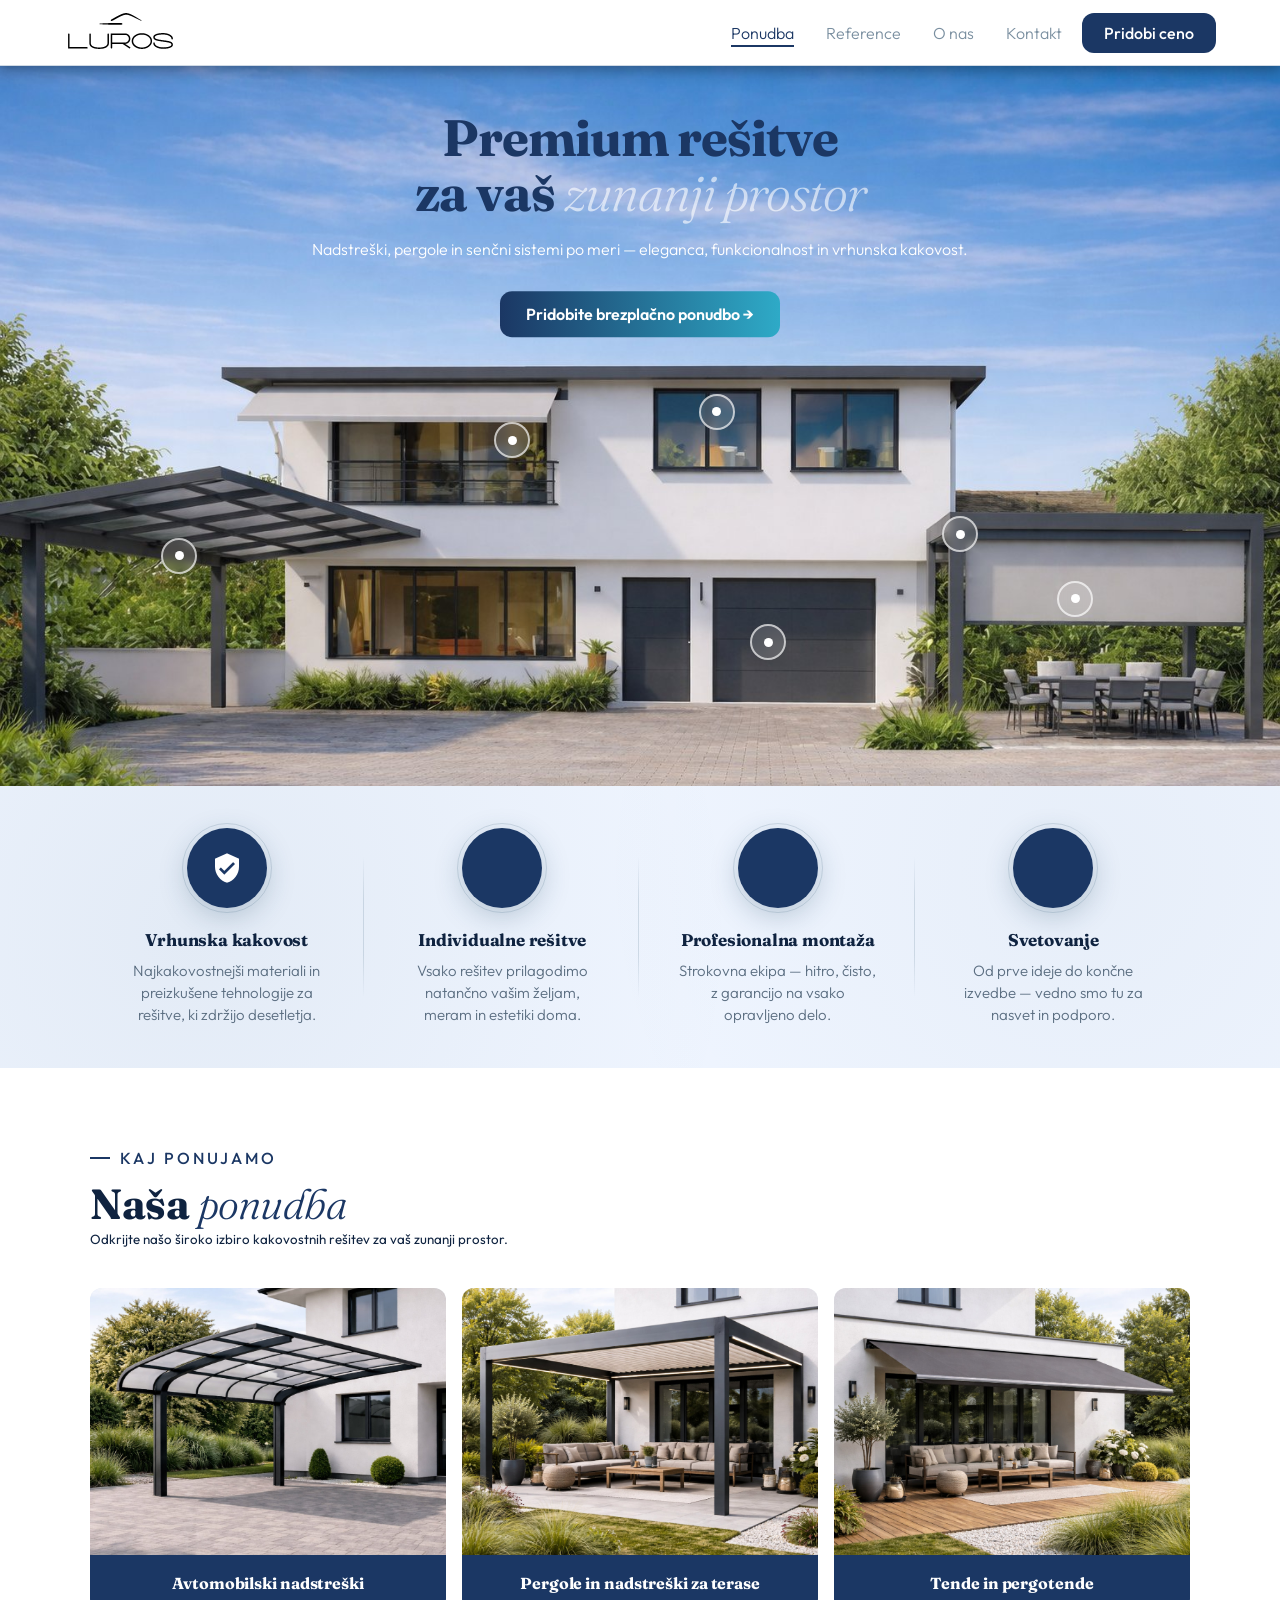
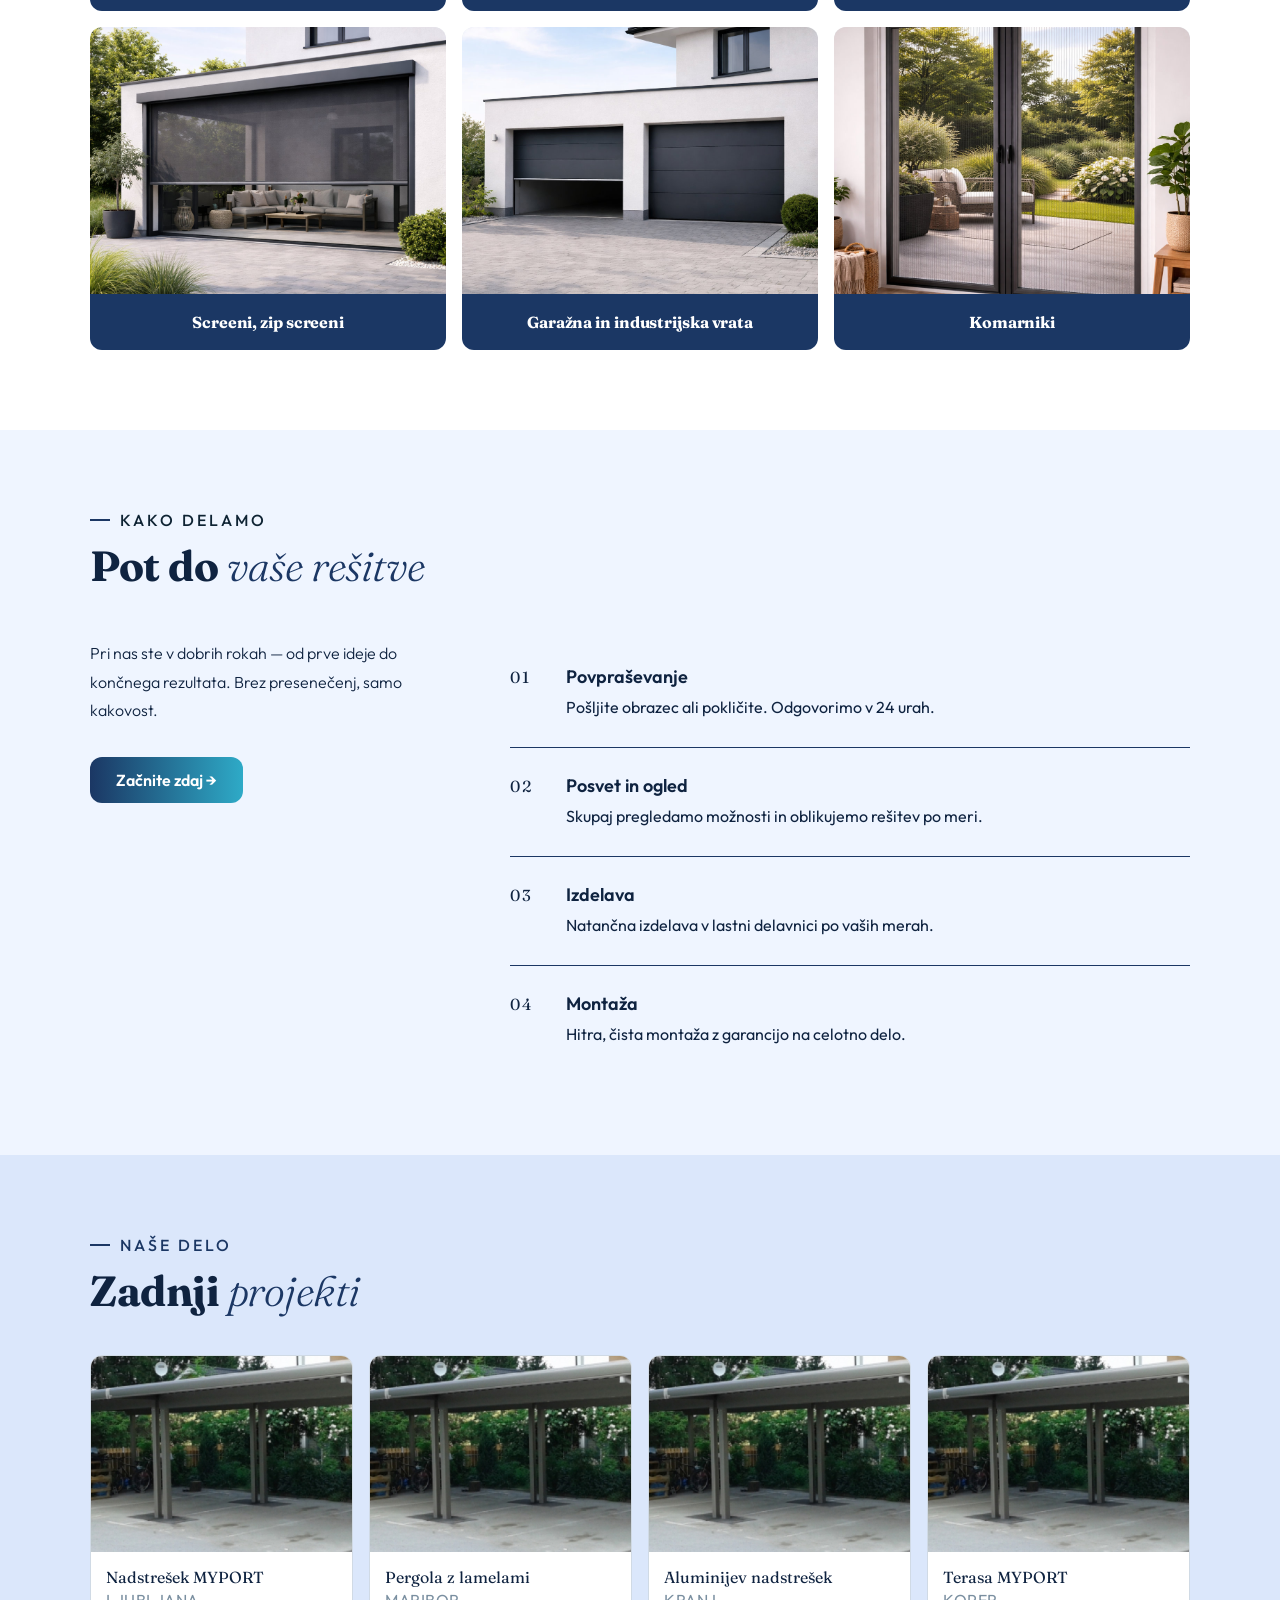
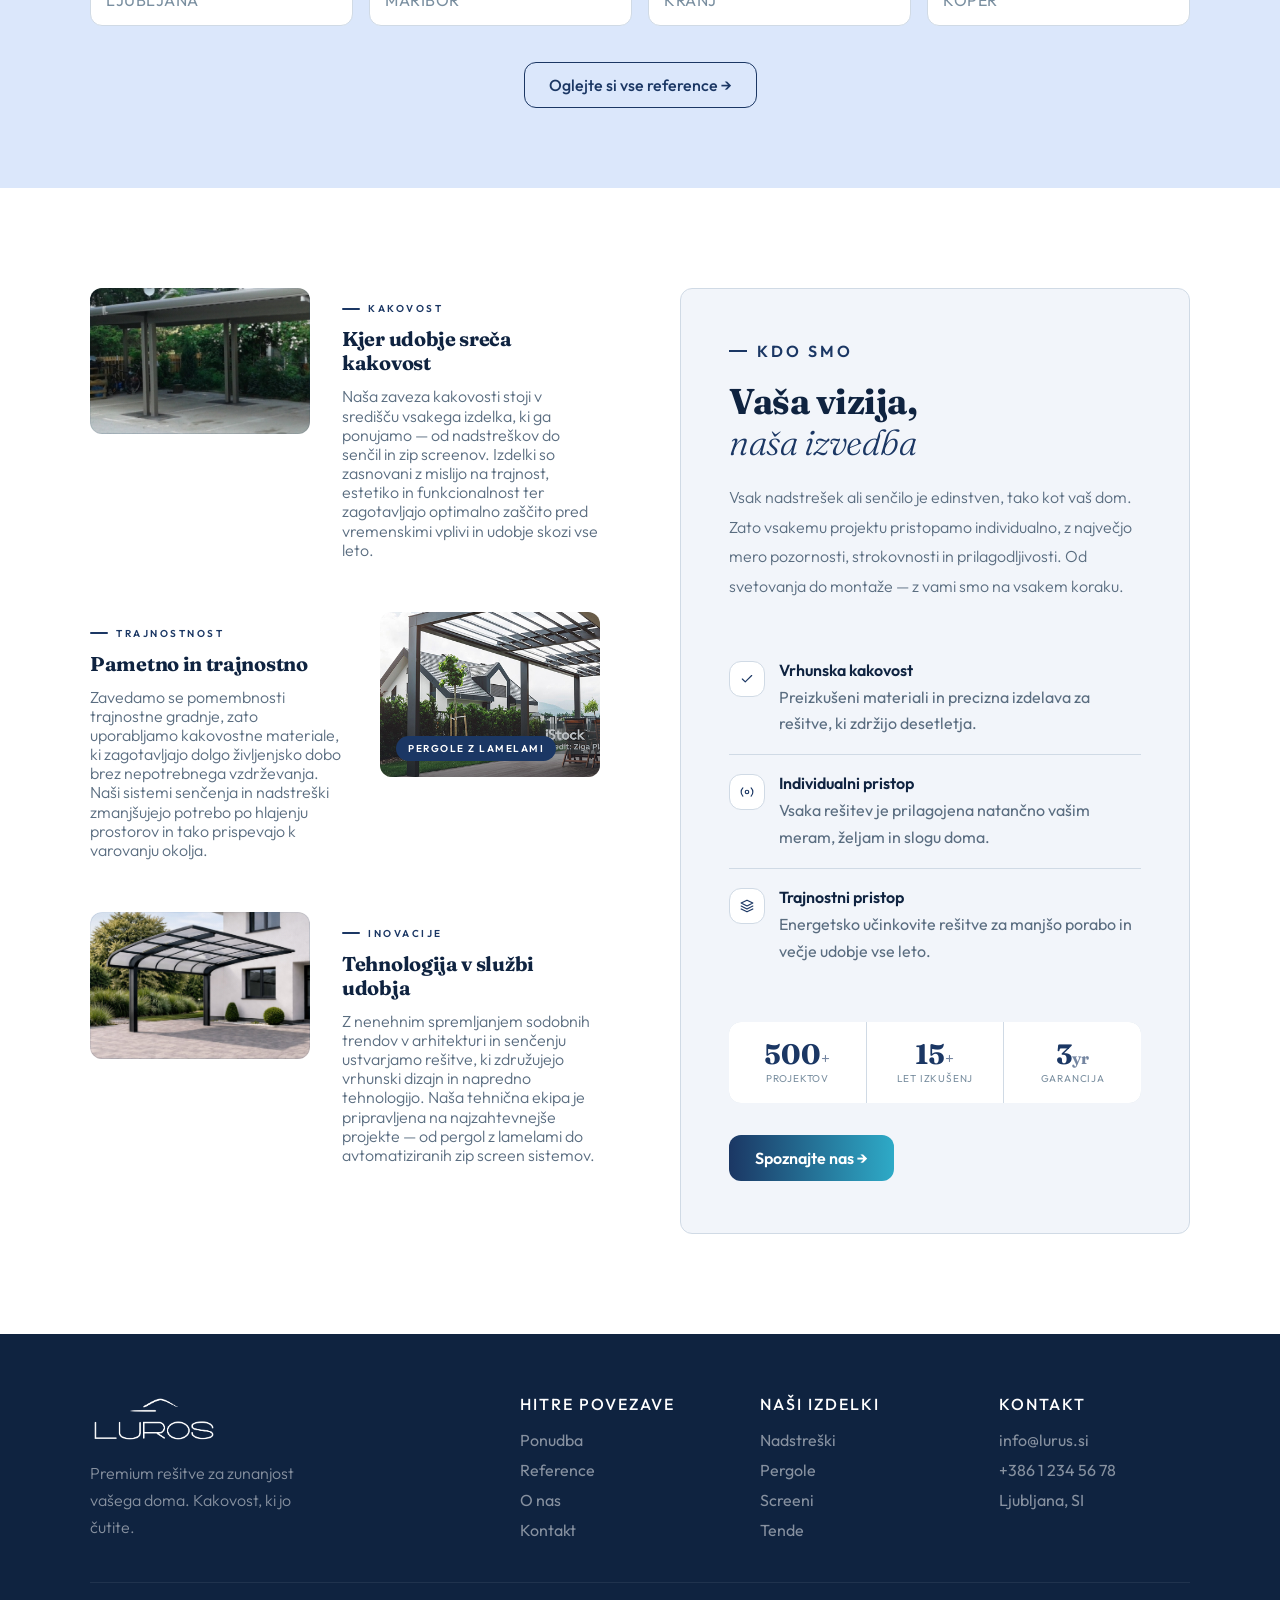
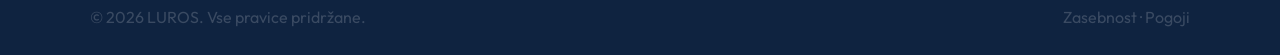
<file: index.html>
<!DOCTYPE html>
<html lang="sl">
<head>
<meta charset="UTF-8">
<meta name="viewport" content="width=device-width, initial-scale=1.0">
<title>LUROS — Premium rešitve za zunanji prostor</title>
<link rel="preconnect" href="https://fonts.googleapis.com">
<link href="https://fonts.googleapis.com/css2?family=Fraunces:ital,opsz,wght@0,9..144,300;0,9..144,700;1,9..144,300;1,9..144,700&family=Outfit:wght@300;400;500;600&display=swap" rel="stylesheet">
<link href="https://fonts.googleapis.com/icon?family=Material+Icons" rel="stylesheet">
<link rel="stylesheet" href="style.css">
</head>
<body>

<!-- NAV -->
<nav>
    <a href="index.html"><img class="logo-img" src="images/luros_logo_bold.svg" alt="LUROS"></a>
    <div style="    display: flex;
    gap: 20px;
    align-items: center;">
        <ul class="nav-links">
            <li><a href="#" class="act" onclick="openMenu(event)">Ponudba</a></li>
            <li><a href="#">Reference</a></li>
            <li><a href="#">O nas</a></li>
            <li><a href="#">Kontakt</a></li>
        </ul>
        <a href="#" class="nav-cta">Pridobi ceno</a>
    </div>
    <button class="nav-hamburger" onclick="openMenu(event)">
      <span></span><span></span><span></span>
    </button>
</nav>

<!-- FULLSCREEN MENU OVERLAY -->
<div id="menu-overlay">
  <button class="mo-close" onclick="closeMenu()">
    <svg viewBox="0 0 24 24"><line x1="18" y1="6" x2="6" y2="18"/><line x1="6" y1="6" x2="18" y2="18"/></svg>
  </button>

  <div class="mo-left">
    <div class="mo-heading">Naša ponudba</div>
    <div class="mo-grid">

      <div class="mo-cat" onclick="window.location='category.html'">
        <div class="mo-cat-img"><img src="images/avtomobilski_nadstresek.jpg" alt="Avtomobilski nadstreški"></div>
        <div class="mo-cat-body">
          <div class="mo-cat-title">Avtomobilski nadstreški</div>
          <ul class="mo-cat-items">
            <li>Nadstrešek serije LJW</li>
            <li>Nadstrešek serije JM</li>
            <li>Nadstrešek serije JT</li>
            <li>Serije VD in VDS</li>
          </ul>
        </div>
      </div>

      <div class="mo-cat" onclick="closeMenu()">
        <div class="mo-cat-img"><img src="images/nadstreski_trasa.png" alt="Nadstreški za teraso"></div>
        <div class="mo-cat-body">
          <div class="mo-cat-title">Nadstreški za teraso</div>
          <ul class="mo-cat-items">
            <li>Nadstrešek za teraso 1</li>
            <li>Nadstrešek za teraso 2</li>
            <li>Nadstrešek za teraso 3</li>
            <li>Nadstrešek za teraso 4–5</li>
          </ul>
        </div>
      </div>

      <div class="mo-cat" onclick="closeMenu()">
        <div class="mo-cat-img"><img src="images/pergola_lamele.jpg" alt="Pergole z vrtljivimi lamelami"></div>
        <div class="mo-cat-body">
          <div class="mo-cat-title">Pergole z lamelami</div>
          <ul class="mo-cat-items">
            <li>Pergola 1</li>
            <li>Pergola 2</li>
            <li>Pergola 3</li>
            <li>Pergola 4 &amp; 5</li>
          </ul>
        </div>
      </div>

      <div class="mo-cat" onclick="closeMenu()">
        <div class="mo-cat-img"><img src="images/pergotende.jpg" alt="Pergotende in tende"></div>
        <div class="mo-cat-body">
          <div class="mo-cat-title">Pergotende in tende</div>
          <ul class="mo-cat-items">
            <li>Pergotenda 1</li>
            <li>Pergotenda 2</li>
            <li>Pergotenda 3</li>
            <li>Tende 4 &amp; 5</li>
          </ul>
        </div>
      </div>

      <div class="mo-cat" onclick="closeMenu()">
        <div class="mo-cat-img"><img src="images/horizontalni_screeni.jpg" alt="Horizontalni screeni"></div>
        <div class="mo-cat-body">
          <div class="mo-cat-title">Horizontalni screeni</div>
          <ul class="mo-cat-items">
            <li>Horizontalni screen 1</li>
            <li>Horizontalni screen 2</li>
            <li>Horizontalni screen 3</li>
            <li>Screen 4 &amp; 5</li>
          </ul>
        </div>
      </div>

      <div class="mo-cat" onclick="closeMenu()">
        <div class="mo-cat-img"><img src="images/screeni_zip.jpg" alt="Screeni, zip screeni"></div>
        <div class="mo-cat-body">
          <div class="mo-cat-title">Screeni, zip screeni</div>
          <ul class="mo-cat-items">
            <li>ZIP screen 1</li>
            <li>ZIP screen 2</li>
            <li>ZIP screen 3</li>
            <li>ZIP screen 4 &amp; 5</li>
          </ul>
        </div>
      </div>

    </div>
  </div>

  <div class="mo-right">
    <div>
      <ul class="mo-nav-links">
        <li><a href="#" onclick="closeMenu()">Reference</a></li>
        <li><a href="#" onclick="closeMenu()">O nas</a></li>
        <li><a href="#" onclick="closeMenu()">Kontakt</a></li>
      </ul>
    </div>
    <div class="mo-brand">
      <p class="mo-brand-desc">Premium nadstreški, pergole in sistemi za senčenje. Kakovostne rešitve po meri za vaš zunanji prostor.</p>
      <div class="mo-brand-meta">
        <div><strong>Pon–Čet</strong> · 7.00–17.00</div>
        <div><strong>Petek</strong> · 7.00–15.00</div>
        <div><strong>Sob</strong> · 8.00–12.00</div>
      </div>
      <div class="mo-brand-meta" style="margin-top:12px">
        <div><strong>Tel</strong> · +386 31 400 340</div>
        <div><strong>Mail</strong> · info@lurus.si</div>
      </div>
      <a href="#" class="mo-cta" onclick="closeMenu()">Brezplačna ponudba →</a>
    </div>
  </div>
</div>

<!-- HERO -->
<section class="hero">
    <img class="hero-img" id="houseImg" src="" alt="Hiša z rešitvami Luros">

    <div class="hero-text">
        <h1>Premium rešitve<br>za vaš <em>zunanji prostor</em></h1>
        <p>Nadstreški, pergole in senčni sistemi po meri — eleganca, funkcionalnost in vrhunska kakovost.</p>
        <div class="hero-btns">
            <a href="#" class="btn-white">Pridobite brezplačno ponudbo →</a>
        </div>
    </div>

    <!-- HOTSPOT 1: Nadstrešek levo -->
    <div class="hs" style="left:14%;top:68%" id="hs1">
        <div class="hs-ring"><div class="hs-dot"></div></div>
        <div class="popup above" id="p1">
            <div class="pop-icon"><svg viewBox="0 0 24 24"><path d="M3 9l9-7 9 7v11a2 2 0 0 1-2 2H5a2 2 0 0 1-2-2z"/><polyline points="9 22 9 12 15 12 15 22"/></svg></div>
            <h4>Avtomobilski nadstrešek</h4>
            <p>Aluminijasti nadstreški po meri za zaščito vozila pred dežjem, soncem in točo.</p>
            <a href="#" class="pop-link">Oglejte si →</a>
        </div>
    </div>

    <!-- HOTSPOT 2: Zip screen desno -->
    <div class="hs" style="left:84%;top:74%" id="hs2">
        <div class="hs-ring"><div class="hs-dot"></div></div>
        <div class="popup left" id="p2">
            <div class="pop-icon"><svg viewBox="0 0 24 24"><rect x="2" y="3" width="20" height="18" rx="2"/><line x1="2" y1="9" x2="22" y2="9"/><line x1="2" y1="15" x2="22" y2="15"/></svg></div>
            <h4>Zip screen / senčnik</h4>
            <p>Vodotesni zip screeni za popolno zaščito terase pred soncem, vetrom in insekti.</p>
            <a href="#" class="pop-link">Oglejte si →</a>
        </div>
    </div>

    <!-- HOTSPOT 3: Pergola desno spodaj -->
    <div class="hs" style="left:75%;top:65%" id="hs3">
        <div class="hs-ring"><div class="hs-dot"></div></div>
        <div class="popup above" id="p3">
            <div class="pop-icon"><svg viewBox="0 0 24 24"><rect x="3" y="3" width="18" height="4" rx="1"/><line x1="6" y1="7" x2="6" y2="21"/><line x1="12" y1="7" x2="12" y2="21"/><line x1="18" y1="7" x2="18" y2="21"/></svg></div>
            <h4>Pergola z lamelami</h4>
            <p>Bioklimatske pergole z vrtljivimi lamelami — popoln nadzor nad senco in prezračevanjem.</p>
            <a href="#" class="pop-link">Oglejte si →</a>
        </div>
    </div>

    <!-- HOTSPOT 4: Okna / komarniki -->
    <div class="hs" style="left:56%;top:48%" id="hs4">
        <div class="hs-ring"><div class="hs-dot"></div></div>
        <div class="popup below" id="p4">
            <div class="pop-icon"><svg viewBox="0 0 24 24"><rect x="2" y="3" width="20" height="18" rx="2"/><line x1="12" y1="3" x2="12" y2="21"/><line x1="2" y1="12" x2="22" y2="12"/></svg></div>
            <h4>Komarniki in screeni</h4>
            <p>Diskretni vgradni komarniki in screeni za vsa okna — zaščita brez kompromisov.</p>
            <a href="#" class="pop-link">Oglejte si →</a>
        </div>
    </div>

    <!-- HOTSPOT 5: Tende in pergotende -->
    <div class="hs" style="left:40%;top:52%" id="hs5">
        <div class="hs-ring"><div class="hs-dot"></div></div>
        <div class="popup above" id="p5">
            <div class="pop-icon"><svg viewBox="0 0 24 24"><line x1="3" y1="6" x2="21" y2="6"/><line x1="3" y1="12" x2="21" y2="12"/><line x1="3" y1="18" x2="21" y2="18"/></svg></div>
            <h4>Tende in pergotende</h4>
            <p>Elegantne tende in pergotende za senčenje teras — udobje in stil v vsakem letnem času.</p>
            <a href="#" class="pop-link">Oglejte si →</a>
        </div>
    </div>

    <!-- HOTSPOT 6: Garažna in industrijska vrata -->
    <div class="hs" style="left:60%;top:80%" id="hs6">
        <div class="hs-ring"><div class="hs-dot"></div></div>
        <div class="popup left" id="p6">
            <div class="pop-icon"><svg viewBox="0 0 24 24"><rect x="3" y="3" width="18" height="18" rx="2"/><line x1="3" y1="9" x2="21" y2="9"/><line x1="3" y1="15" x2="21" y2="15"/></svg></div>
            <h4>Garažna in industrijska vrata</h4>
            <p>Kakovostna garažna in industrijska vrata — varnost, izolacija in dolga življenjska doba.</p>
            <a href="#" class="pop-link">Oglejte si →</a>
        </div>
    </div>
</section>

<!-- PREDNOSTI / USP -->
<section class="usp-section">
  <div class="usp-inner">
    <div class="usp-item">
      <div class="usp-icon"><span class="material-icons">verified_user</span></div>
      <div class="usp-title">Vrhunska kakovost</div>
      <p class="usp-desc">Najkakovostnejši materiali in preizkušene tehnologije za rešitve, ki zdržijo desetletja.</p>
    </div>
    <div class="usp-item">
      <div class="usp-icon"><span class="material-icons">design_services</span></div>
      <div class="usp-title">Individualne rešitve</div>
      <p class="usp-desc">Vsako rešitev prilagodimo natančno vašim željam, meram in estetiki doma.</p>
    </div>
    <div class="usp-item">
      <div class="usp-icon"><span class="material-icons">construction</span></div>
      <div class="usp-title">Profesionalna montaža</div>
      <p class="usp-desc">Strokovna ekipa — hitro, čisto, z garancijo na vsako opravljeno delo.</p>
    </div>
    <div class="usp-item">
      <div class="usp-icon"><span class="material-icons">support_agent</span></div>
      <div class="usp-title">Svetovanje</div>
      <p class="usp-desc">Od prve ideje do končne izvedbe — vedno smo tu za nasvet in podporo.</p>
    </div>
  </div>
</section>



<!-- PONUDBA -->
<section class="ponudba">
    <div class="sw">
        <div class="sec-head fu">
            <div><div class="sl2">Kaj ponujamo</div><div class="st2">Naša <em>ponudba</em>

            </div>
                <smalL>Odkrijte našo široko izbiro kakovostnih rešitev za vaš zunanji prostor.
                </smalL></div>

        </div>
        <div class="pg fu d1">
            <a href="category.html" class="pc"><img src="images/avtomobilski_nadstresek.jpg" alt="Avtomobilski nadstreški"><div class="pc-label">Avtomobilski nadstreški</div></a>
            <a href="category.html" class="pc"><img src="images/nadstreski_trasa.jpg" alt="Pergole in nadstreški za terase"><div class="pc-label">Pergole in nadstreški za terase</div></a>
            <a href="category.html" class="pc"><img src="images/pergotende.jpg" alt="Tende in pergotende"><div class="pc-label">Tende in pergotende</div></a>
            <a href="category.html" class="pc"><img src="images/screeni_zip.jpg" alt="Screeni, zip screeni"><div class="pc-label">Screeni, zip screeni</div></a>
            <a href="category.html" class="pc"><img src="images/garazna_vrata.jpg" alt="Garažna in industrijska vrata"><div class="pc-label">Garažna in industrijska vrata</div></a>
            <a href="category.html" class="pc"><img src="images/mosquito_net.jpg" alt="Komarniki"><div class="pc-label">Komarniki</div></a>
        </div>
    </div>
</section>



<!-- PROCES -->
<section class="proces">
    <div class="sw">
        <div class="fu"><div class="sl2">Kako delamo</div><div class="st2">Pot do <em>vaše rešitve</em></div></div>
        <div class="proces-body">
            <div class="fu d1">
                <p class="proces-lead">Pri nas ste v dobrih rokah — od prve ideje do končnega rezultata. Brez presenečenj, samo kakovost.</p>
                <a href="#" class="btn-white">Začnite zdaj →</a>
            </div>
            <div class="steps fu d2">
                <div class="step"><div class="step-n">01</div><div><div class="step-title">Povpraševanje</div><div class="step-desc">Pošljite obrazec ali pokličite. Odgovorimo v 24 urah.</div></div></div>
                <div class="step"><div class="step-n">02</div><div><div class="step-title">Posvet in ogled</div><div class="step-desc">Skupaj pregledamo možnosti in oblikujemo rešitev po meri.</div></div></div>
                <div class="step"><div class="step-n">03</div><div><div class="step-title">Izdelava</div><div class="step-desc">Natančna izdelava v lastni delavnici po vaših merah.</div></div></div>
                <div class="step"><div class="step-n">04</div><div><div class="step-title">Montaža</div><div class="step-desc">Hitra, čista montaža z garancijo na celotno delo.</div></div></div>
            </div>
        </div>
    </div>
</section>

<!-- REFERENCE -->
<section class="reference">
    <div class="sw">
        <div class="sec-head fu">
            <div><div class="sl2">Naše delo</div><div class="st2">Zadnji <em>projekti</em></div></div>
        </div>
        <div class="ref-grid fu d1">
            <div class="rc"><div class="rc-img"><img src="images/referenca.jpg" alt=""></div><div class="rc-info"><div class="rc-title">Nadstrešek MYPORT</div><div class="rc-loc">Ljubljana</div></div></div>
            <div class="rc"><div class="rc-img"><img src="images/referenca.jpg" alt=""></div><div class="rc-info"><div class="rc-title">Pergola z lamelami</div><div class="rc-loc">Maribor</div></div></div>
            <div class="rc"><div class="rc-img"><img src="images/referenca.jpg" alt=""></div><div class="rc-info"><div class="rc-title">Aluminijev nadstrešek</div><div class="rc-loc">Kranj</div></div></div>
            <div class="rc"><div class="rc-img"><img src="images/referenca.jpg" alt=""></div><div class="rc-info"><div class="rc-title">Terasa MYPORT</div><div class="rc-loc">Koper</div></div></div>
        </div>
        <div class="ref-cta fu"><a href="#" class="btn-outline-brand">Oglejte si vse reference →</a></div>
    </div>
</section>

<!-- O NAS -->
<section class="onas-section">
  <div class="onas-inner">

    <!-- LEFT: three content blocks -->
    <div class="left-col">

      <div class="content-block fade-up">
        <div class="cb-img">
          <img src="images/referenca.jpg" alt="Kakovost">
          <div class="cb-img-overlay"></div>
        </div>
        <div class="cb-text">
          <div class="cb-tag">Kakovost</div>
          <div class="cb-title">Kjer udobje sreča kakovost</div>
          <p class="cb-body">Naša zaveza kakovosti stoji v središču vsakega izdelka, ki ga ponujamo — od nadstreškov do senčil in zip screenov. Izdelki so zasnovani z mislijo na trajnost, estetiko in funkcionalnost ter zagotavljajo optimalno zaščito pred vremenskimi vplivi in udobje skozi vse leto.</p>
        </div>
      </div>

      <div class="content-block reverse fade-up d1">
        <div class="cb-text">
          <div class="cb-tag">Trajnostnost</div>
          <div class="cb-title">Pametno in trajnostno</div>
          <p class="cb-body">Zavedamo se pomembnosti trajnostne gradnje, zato uporabljamo kakovostne materiale, ki zagotavljajo dolgo življenjsko dobo brez nepotrebnega vzdrževanja. Naši sistemi senčenja in nadstreški zmanjšujejo potrebo po hlajenju prostorov in tako prispevajo k varovanju okolja.</p>
        </div>
        <div class="mid-card">
          <img src="images/pergola_lamele.jpg" alt="Pergola">
          <div class="mid-card-overlay"></div>
          <div class="mid-card-badge">Pergole z lamelami</div>
        </div>
      </div>

      <div class="content-block fade-up d2">
        <div class="cb-img">
          <img src="images/avtomobilski_nadstresek.jpg" alt="Tehnologija">
          <div class="cb-img-overlay"></div>
        </div>
        <div class="cb-text">
          <div class="cb-tag">Inovacije</div>
          <div class="cb-title">Tehnologija v službi udobja</div>
          <p class="cb-body">Z nenehnim spremljanjem sodobnih trendov v arhitekturi in senčenju ustvarjamo rešitve, ki združujejo vrhunski dizajn in napredno tehnologijo. Naša tehnična ekipa je pripravljena na najzahtevnejše projekte — od pergol z lamelami do avtomatiziranih zip screen sistemov.</p>
        </div>
      </div>

    </div>

    <!-- RIGHT: sticky info card -->
    <div class="right-col fade-up d3">
      <div class="rc-eyebrow">Kdo smo</div>
      <div class="rc-title">Vaša vizija,<br><em>naša izvedba</em></div>
      <p class="rc-body">Vsak nadstrešek ali senčilo je edinstven, tako kot vaš dom. Zato vsakemu projektu pristopamo individualno, z največjo mero pozornosti, strokovnosti in prilagodljivosti. Od svetovanja do montaže — z vami smo na vsakem koraku.</p>

      <div class="rc-values">
        <div class="rv-item">
          <div class="rv-icon"><svg viewBox="0 0 24 24"><polyline points="20 6 9 17 4 12"/></svg></div>
          <div><div class="rv-title">Vrhunska kakovost</div><div class="rv-desc">Preizkušeni materiali in precizna izdelava za rešitve, ki zdržijo desetletja.</div></div>
        </div>
        <div class="rv-item">
          <div class="rv-icon"><svg viewBox="0 0 24 24"><circle cx="12" cy="12" r="3"/><path d="M19.07 4.93a10 10 0 0 1 0 14.14"/><path d="M4.93 4.93a10 10 0 0 0 0 14.14"/></svg></div>
          <div><div class="rv-title">Individualni pristop</div><div class="rv-desc">Vsaka rešitev je prilagojena natančno vašim meram, željam in slogu doma.</div></div>
        </div>
        <div class="rv-item">
          <div class="rv-icon"><svg viewBox="0 0 24 24"><path d="M12 2L2 7l10 5 10-5-10-5z"/><path d="M2 17l10 5 10-5"/><path d="M2 12l10 5 10-5"/></svg></div>
          <div><div class="rv-title">Trajnostni pristop</div><div class="rv-desc">Energetsko učinkovite rešitve za manjšo porabo in večje udobje vse leto.</div></div>
        </div>
      </div>

      <div class="rc-stats">
        <div class="rs-item"><div class="rs-num">500<span>+</span></div><div class="rs-lbl">Projektov</div></div>
        <div class="rs-item"><div class="rs-num">15<span>+</span></div><div class="rs-lbl">Let izkušenj</div></div>
        <div class="rs-item"><div class="rs-num">3<span>yr</span></div><div class="rs-lbl">Garancija</div></div>
      </div>

      <a href="#" class="btn-white">Spoznajte nas →</a>
    </div>

  </div>
</section>

<!-- FOOTER -->
<footer>
    <div class="footer-grid">
        <div>
            <img class="footer-logo" src="images/White logo - no background(1).png" alt="LUROS">
            <p class="footer-tagline">Premium rešitve za zunanjost vašega doma. Kakovost, ki jo čutite.</p>
        </div>
        <div class="footer-col"><h5>Hitre povezave</h5><ul><li><a href="#">Ponudba</a></li><li><a href="#">Reference</a></li><li><a href="#">O nas</a></li><li><a href="#">Kontakt</a></li></ul></div>
        <div class="footer-col"><h5>Naši izdelki</h5><ul><li><a href="#">Nadstreški</a></li><li><a href="#">Pergole</a></li><li><a href="#">Screeni</a></li><li><a href="#">Tende</a></li></ul></div>
        <div class="footer-col"><h5>Kontakt</h5><ul><li><a href="mailto:info@lurus.si">info@lurus.si</a></li><li><a href="#">+386 1 234 56 78</a></li><li><a href="#">Ljubljana, SI</a></li></ul></div>
    </div>
    <div class="footer-bottom"><span>© 2026 LUROS. Vse pravice pridržane.</span><span>Zasebnost · Pogoji</span></div>
</footer>

<script>
    // Menu
    function openMenu(e){
      if(e)e.preventDefault();
      document.getElementById('menu-overlay').classList.add('open');
      document.body.style.overflow='hidden';
    }
    function closeMenu(){
      document.getElementById('menu-overlay').classList.remove('open');
      document.body.style.overflow='';
    }
    document.addEventListener('keydown',e=>{if(e.key==='Escape')closeMenu()});

    // Load image as base64 data URI
    const imgB64 = "[data-uri]";
    document.getElementById('houseImg').src = imgB64;


    // Scroll animations
    const obs=new IntersectionObserver(entries=>{entries.forEach(e=>{if(e.isIntersecting)e.target.classList.add('vis')})},{threshold:.12});
    document.querySelectorAll('.fu').forEach(el=>obs.observe(el));
    document.querySelectorAll('.fade-up').forEach(el=>obs.observe(el));
</script>
</body>
</html>
</file>
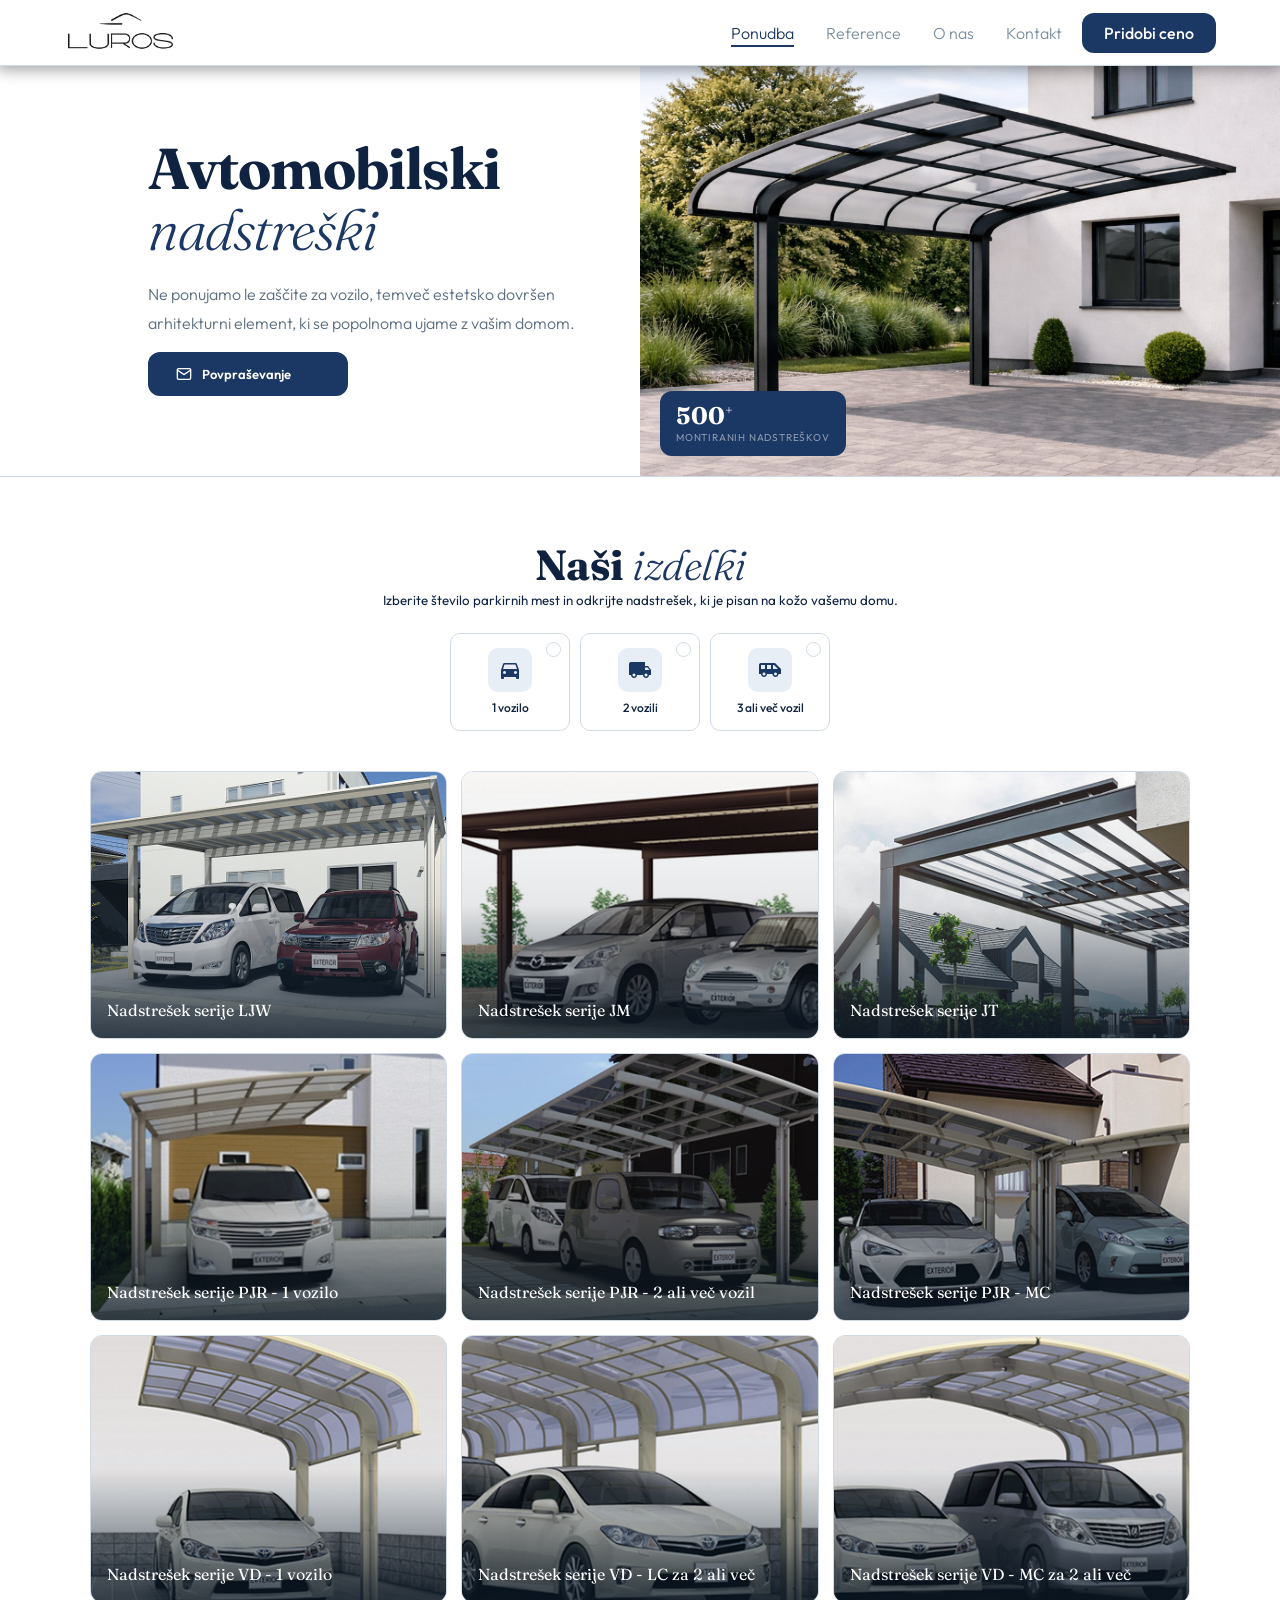
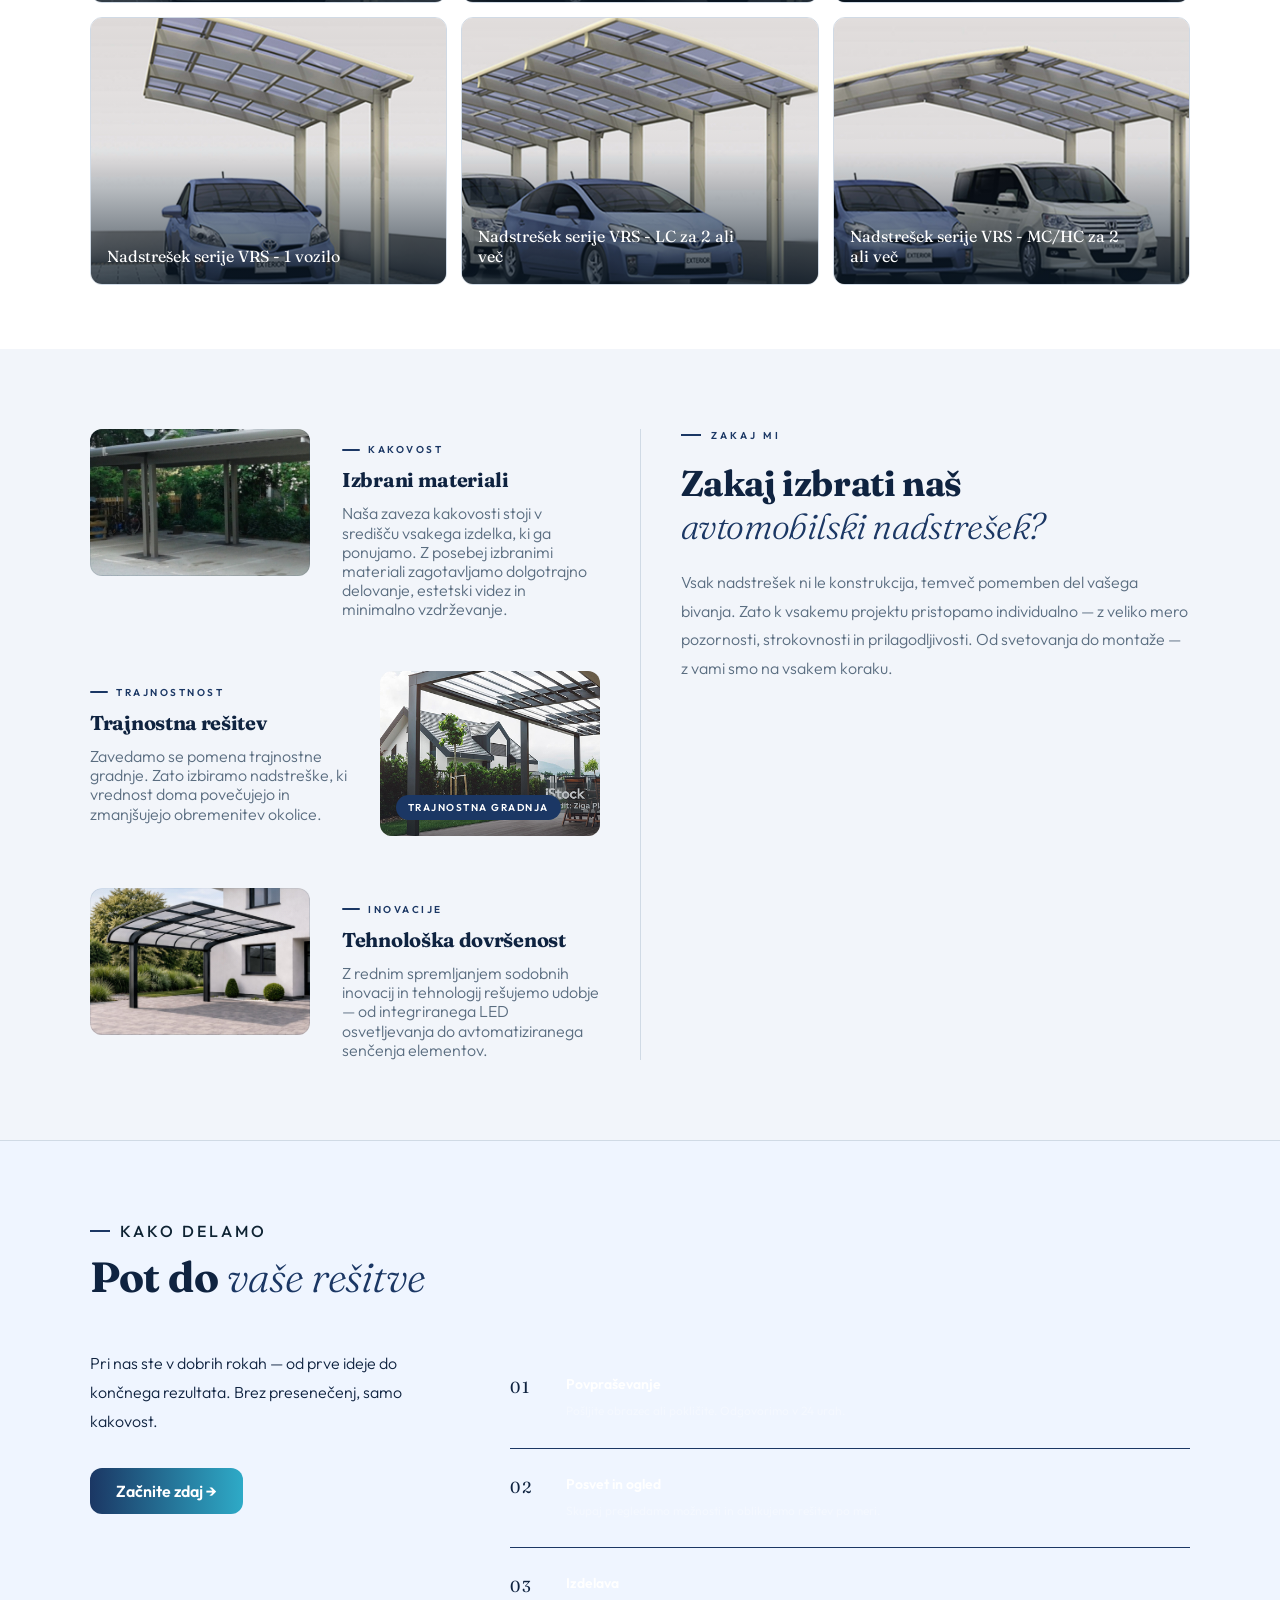
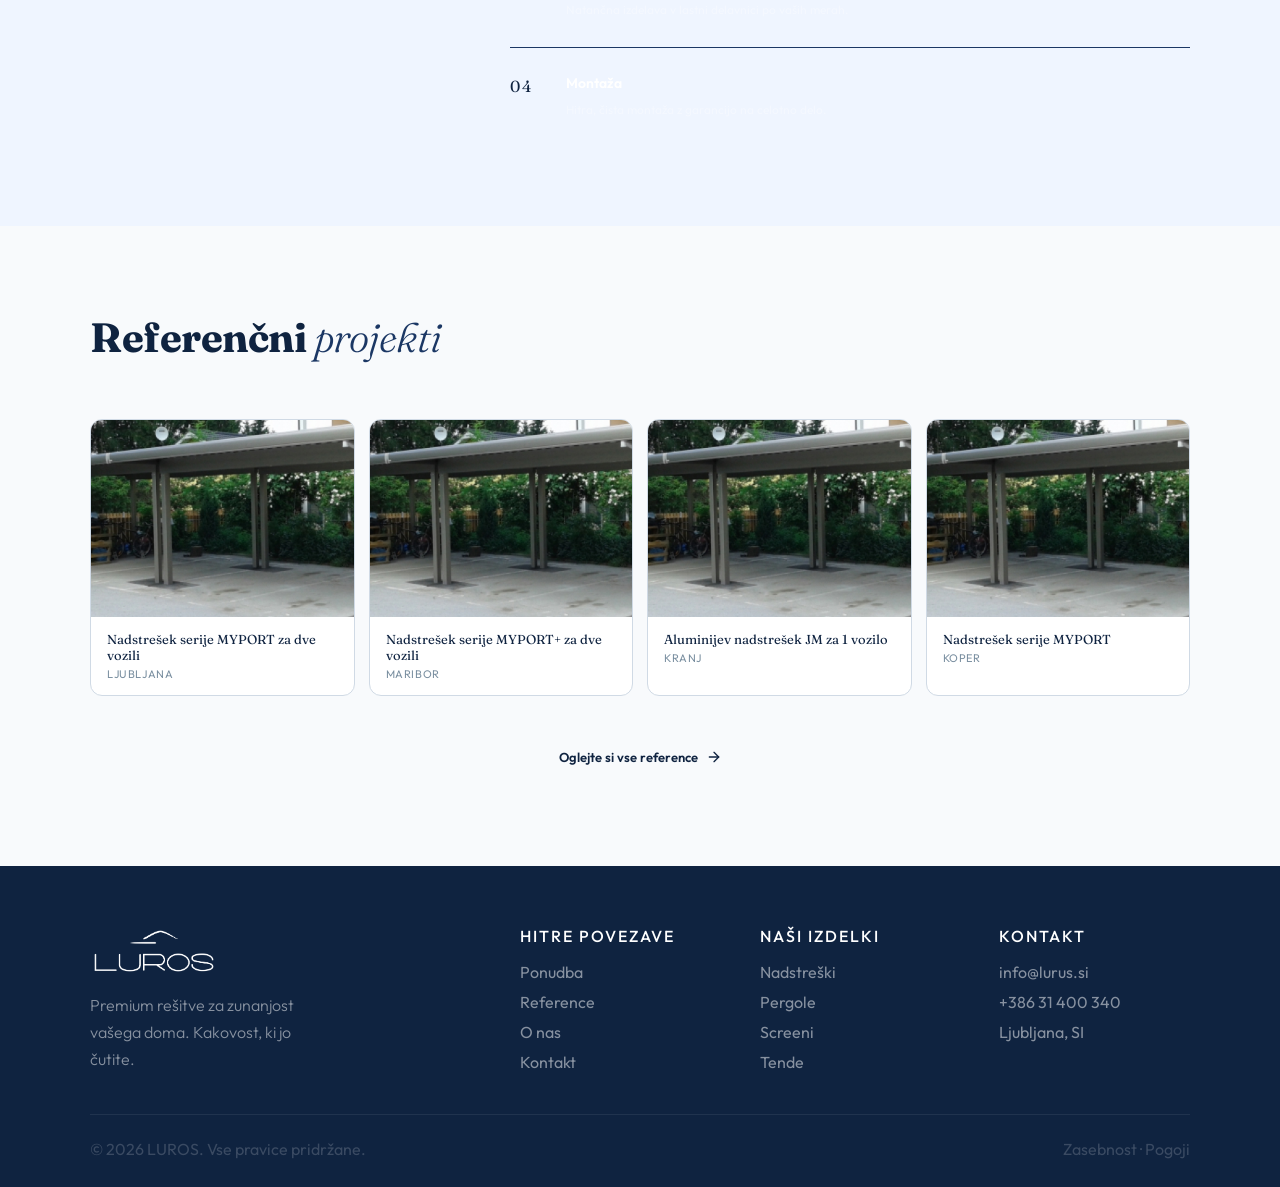
<file: category.html>
<!DOCTYPE html>
<html lang="sl">
<head>
<meta charset="UTF-8">
<meta name="viewport" content="width=device-width, initial-scale=1.0">
<title>Avtomobilski nadstreški — LUROS</title>
<link rel="preconnect" href="https://fonts.googleapis.com">
<link href="https://fonts.googleapis.com/css2?family=Fraunces:ital,opsz,wght@0,9..144,300;0,9..144,400;0,9..144,700;1,9..144,300;1,9..144,700&family=Outfit:wght@300;400;500;600&display=swap" rel="stylesheet">
<link rel="stylesheet" href="style.css">
<link rel="stylesheet" href="category.css">
<link href="https://fonts.googleapis.com/icon?family=Material+Icons" rel="stylesheet">
</head>
<body>

<!-- NAV -->
<nav>
    <a href="index.html"><img class="logo-img" src="images/logo.png" alt="LUROS"></a>
    <div style="display: flex; gap: 20px; align-items: center;">
        <ul class="nav-links">
            <li><a href="#" class="act" onclick="openMenu(event)">Ponudba</a></li>
            <li><a href="#">Reference</a></li>
            <li><a href="#">O nas</a></li>
            <li><a href="#">Kontakt</a></li>
        </ul>
        <a href="#" class="nav-cta">Pridobi ceno</a>
    </div>
    <button class="nav-hamburger" onclick="openMenu(event)">
      <span></span><span></span><span></span>
    </button>
</nav>

<!-- FULLSCREEN MENU OVERLAY -->
<div id="menu-overlay">
  <button class="mo-close" onclick="closeMenu()">
    <svg viewBox="0 0 24 24"><line x1="18" y1="6" x2="6" y2="18"/><line x1="6" y1="6" x2="18" y2="18"/></svg>
  </button>

  <div class="mo-left">
    <div class="mo-heading">Naša ponudba</div>
    <div class="mo-grid">

      <div class="mo-cat" onclick="window.location='category.html'">
        <div class="mo-cat-img"><img src="images/avtomobilski_nadstresek.jpg" alt="Avtomobilski nadstreški"></div>
        <div class="mo-cat-body">
          <div class="mo-cat-title">Avtomobilski nadstreški</div>
          <ul class="mo-cat-items">
            <li>Nadstrešek serije LJW</li>
            <li>Nadstrešek serije JM</li>
            <li>Nadstrešek serije JT</li>
            <li>Serije VD in VDS</li>
          </ul>
        </div>
      </div>

      <div class="mo-cat" onclick="closeMenu()">
        <div class="mo-cat-img"><img src="images/nadstreski_trasa.png" alt="Nadstreški za teraso"></div>
        <div class="mo-cat-body">
          <div class="mo-cat-title">Nadstreški za teraso</div>
          <ul class="mo-cat-items">
            <li>Nadstrešek za teraso 1</li>
            <li>Nadstrešek za teraso 2</li>
            <li>Nadstrešek za teraso 3</li>
            <li>Nadstrešek za teraso 4–5</li>
          </ul>
        </div>
      </div>

      <div class="mo-cat" onclick="closeMenu()">
        <div class="mo-cat-img"><img src="images/pergola_lamele.jpg" alt="Pergole z vrtljivimi lamelami"></div>
        <div class="mo-cat-body">
          <div class="mo-cat-title">Pergole z lamelami</div>
          <ul class="mo-cat-items">
            <li>Pergola 1</li>
            <li>Pergola 2</li>
            <li>Pergola 3</li>
            <li>Pergola 4 &amp; 5</li>
          </ul>
        </div>
      </div>

      <div class="mo-cat" onclick="closeMenu()">
        <div class="mo-cat-img"><img src="images/pergotende.jpg" alt="Pergotende in tende"></div>
        <div class="mo-cat-body">
          <div class="mo-cat-title">Pergotende in tende</div>
          <ul class="mo-cat-items">
            <li>Pergotenda 1</li>
            <li>Pergotenda 2</li>
            <li>Pergotenda 3</li>
            <li>Tende 4 &amp; 5</li>
          </ul>
        </div>
      </div>

      <div class="mo-cat" onclick="closeMenu()">
        <div class="mo-cat-img"><img src="images/horizontalni_screeni.jpg" alt="Horizontalni screeni"></div>
        <div class="mo-cat-body">
          <div class="mo-cat-title">Horizontalni screeni</div>
          <ul class="mo-cat-items">
            <li>Horizontalni screen 1</li>
            <li>Horizontalni screen 2</li>
            <li>Horizontalni screen 3</li>
            <li>Screen 4 &amp; 5</li>
          </ul>
        </div>
      </div>

      <div class="mo-cat" onclick="closeMenu()">
        <div class="mo-cat-img"><img src="images/screeni_zip.jpg" alt="Screeni, zip screeni"></div>
        <div class="mo-cat-body">
          <div class="mo-cat-title">Screeni, zip screeni</div>
          <ul class="mo-cat-items">
            <li>ZIP screen 1</li>
            <li>ZIP screen 2</li>
            <li>ZIP screen 3</li>
            <li>ZIP screen 4 &amp; 5</li>
          </ul>
        </div>
      </div>

    </div>
  </div>

  <div class="mo-right">
    <div>
      <ul class="mo-nav-links">
        <li><a href="#" onclick="closeMenu()">Reference</a></li>
        <li><a href="#" onclick="closeMenu()">O nas</a></li>
        <li><a href="#" onclick="closeMenu()">Kontakt</a></li>
      </ul>
    </div>
    <div class="mo-brand">
      <p class="mo-brand-desc">Premium nadstreški, pergole in sistemi za senčenje. Kakovostne rešitve po meri za vaš zunanji prostor.</p>
      <div class="mo-brand-meta">
        <div><strong>Pon–Čet</strong> · 7.00–17.00</div>
        <div><strong>Petek</strong> · 7.00–15.00</div>
        <div><strong>Sob</strong> · 8.00–12.00</div>
      </div>
      <div class="mo-brand-meta" style="margin-top:12px">
        <div><strong>Tel</strong> · +386 31 400 340</div>
        <div><strong>Mail</strong> · info@lurus.si</div>
      </div>
      <a href="#" class="mo-cta" onclick="closeMenu()">Brezplačna ponudba →</a>
    </div>
  </div>
</div>


<!-- ── HERO ── -->
<section class="cat-hero">
  <div class="hero-grid">
    <div class="fade-up">
      <h1>Avtomobilski<br><em>nadstreški</em></h1>
      <p class="cat-hero-sub">Ne ponujamo le zaščite za vozilo, temveč estetsko dovršen arhitekturni element, ki se popolnoma ujame z vašim domom.</p>
      <a href="#" class="btn-accent" style="max-width: 200px;">
        <svg viewBox="0 0 24 24"><path d="M4 4h16c1.1 0 2 .9 2 2v12c0 1.1-.9 2-2 2H4c-1.1 0-2-.9-2-2V6c0-1.1.9-2 2-2z"/><polyline points="22,6 12,13 2,6"/></svg>
        Povpraševanje
      </a>
    </div>
    <div class="fade-up d1">
      <div class="hero-img-wrap">
        <img src="images/avtomobilski_nadstresek.jpg" alt="Avtomobilski nadstrešek">
        <div class="hero-img-chip">
          <div class="chip-n">500<sup style="font-size:14px;opacity:.6">+</sup></div>
          <div class="chip-l">Montiranih nadstreškov</div>
        </div>
      </div>
    </div>
  </div>
</section>
<!-- ── PRODUCTS ── -->
<section class="products">
    <div class="products-inner">
        <div class="sec-head fu" style="margin-bottom:24px; width: 100%; text-align: center;">
            <div style="width: 100%;"><div class="st2">Naši <em>izdelki</em></div>
                <small>Izberite število parkirnih mest in odkrijte nadstrešek, ki je pisan na kožo vašemu domu.</small></div>
        </div>

        <!-- ── FILTER BAR ── -->
        <div class="filter-bar fade-up">

            <!-- Group 1: Število vozil (radio) -->
            <div>
                <div class="filter-options" id="grp-vozila">
                    <div class="fo" data-group="vozila" data-val="1" onclick="selectFo(this,'vozila')">
                        <div class="fo-radio"></div>
                        <div class="fo-icon"><span class="material-icons">directions_car</span></div>
                        <div class="fo-label">1 vozilo</div>
                    </div>
                    <div class="fo" data-group="vozila" data-val="2" onclick="selectFo(this,'vozila')">
                        <div class="fo-radio"></div>
                        <div class="fo-icon"><span class="material-icons">local_shipping</span></div>
                        <div class="fo-label">2 vozili</div>
                    </div>
                    <div class="fo" data-group="vozila" data-val="3" onclick="selectFo(this,'vozila')">
                        <div class="fo-radio"></div>
                        <div class="fo-icon"><span class="material-icons">airport_shuttle</span></div>
                        <div class="fo-label">3 ali več vozil</div>
                    </div>
                </div>
            </div>

            <!-- Group 2: Oblika nadstreška (checkbox)
            <div>
                <div class="filter-group-label">
                    2. Oblika nadstreška
                </div>
                <div class="filter-options" id="grp-oblika">
                    <div class="fo" data-group="oblika" data-val="konzolni" onclick="toggleFo(this)">
                        <div class="fo-check"></div>
                        <div class="fo-icon"><span class="material-icons">roofing</span></div>
                        <div class="fo-label">Konzolni</div>
                    </div>
                    <div class="fo" data-group="oblika" data-val="stebri" onclick="toggleFo(this)">
                        <div class="fo-check"></div>
                        <div class="fo-icon"><span class="material-icons">garage</span></div>
                        <div class="fo-label">Na 4 stebrih</div>
                    </div>
                    <div class="fo" data-group="oblika" data-val="meri" onclick="toggleFo(this)">
                        <div class="fo-check"></div>
                        <div class="fo-icon"><span class="material-icons">design_services</span></div>
                        <div class="fo-label">Po meri</div>
                    </div>
                </div>
            </div>
            -->

            <!-- result strip
            <div class="filter-result-strip">
                <span class="material-icons">filter_list</span>
                Prikazujem <strong id="resultCount">12</strong> izdelkov
                <div class="filter-tags" id="filterTags"></div>
                <a class="fg-reset" onclick="resetAll()" style="margin-left:auto">Ponastavi vse</a>
            </div>
            -->
        </div>

        <div class="products-grid" id="productsGrid">

            <!-- Row 1 -->
            <div class="product-card fade-up" data-vozila="1" data-oblika="konzolni" onclick="window.location='product.html'" style="cursor:pointer">
                <img src="images/kategorije/nadstresek_serij_ljw.jpg" alt="Nadstrešek serije LJW">
                <div class="pc-overlay"></div>
                <div class="pc-info">
                    <div class="pc-name">Nadstrešek serije LJW</div>
                    <div class="pc-arrow"><svg viewBox="0 0 24 24"><line x1="5" y1="12" x2="19" y2="12"/><polyline points="12 5 19 12 12 19"/></svg></div>
                </div>
            </div>
            <div class="product-card fade-up d1" data-vozila="1" data-oblika="stebri">
                <img src="images/kategorije/nadstresek_serije_jm.jpg" alt="Nadstrešek serije JM">
                <div class="pc-overlay"></div>
                <div class="pc-info">
                    <div class="pc-name">Nadstrešek serije JM</div>
                    <div class="pc-arrow"><svg viewBox="0 0 24 24"><line x1="5" y1="12" x2="19" y2="12"/><polyline points="12 5 19 12 12 19"/></svg></div>
                </div>
            </div>
            <div class="product-card fade-up d2" data-vozila="1" data-oblika="meri">
                <img src="images/kategorije/nadstresek_serije_jt.jpg" alt="Nadstrešek serije JT">
                <div class="pc-overlay"></div>
                <div class="pc-info">
                    <div class="pc-name">Nadstrešek serije JT</div>
                    <div class="pc-arrow"><svg viewBox="0 0 24 24"><line x1="5" y1="12" x2="19" y2="12"/><polyline points="12 5 19 12 12 19"/></svg></div>
                </div>
            </div>

            <!-- Row 2 -->
            <div class="product-card fade-up" data-vozila="1" data-oblika="konzolni">
                <img src="images/kategorije/nadstresek_serije_pjr_1_vozilo.jpg" alt="Nadstrešek serije PJR - 1 vozilo">
                <div class="pc-overlay"></div>
                <div class="pc-info">
                    <div class="pc-name">Nadstrešek serije PJR - 1 vozilo</div>
                    <div class="pc-arrow"><svg viewBox="0 0 24 24"><line x1="5" y1="12" x2="19" y2="12"/><polyline points="12 5 19 12 12 19"/></svg></div>
                </div>
            </div>
            <div class="product-card fade-up d1" data-vozila="2" data-oblika="stebri">
                <img src="images/kategorije/nadstresek_serije_pjr_2ali_vec.jpg" alt="Nadstrešek serije PJR - 2 ali več vozil">
                <div class="pc-overlay"></div>
                <div class="pc-info">
                    <div class="pc-name">Nadstrešek serije PJR - 2 ali več vozil</div>
                    <div class="pc-arrow"><svg viewBox="0 0 24 24"><line x1="5" y1="12" x2="19" y2="12"/><polyline points="12 5 19 12 12 19"/></svg></div>
                </div>
            </div>
            <div class="product-card fade-up d2" data-vozila="2" data-oblika="stebri">
                <img src="images/kategorije/nadstresek_serijepjr_mc.jpg" alt="Nadstrešek serije PJR - MC">
                <div class="pc-overlay"></div>
                <div class="pc-info">
                    <div class="pc-name">Nadstrešek serije PJR - MC</div>
                    <div class="pc-arrow"><svg viewBox="0 0 24 24"><line x1="5" y1="12" x2="19" y2="12"/><polyline points="12 5 19 12 12 19"/></svg></div>
                </div>
            </div>

            <!-- Row 3 -->
            <div class="product-card fade-up" data-vozila="1" data-oblika="konzolni">
                <img src="images/kategorije/nadstresek_serije_VD_1.jpg" alt="Nadstrešek serije VD - 1 vozilo">
                <div class="pc-overlay"></div>
                <div class="pc-info">
                    <div class="pc-name">Nadstrešek serije VD - 1 vozilo</div>
                    <div class="pc-arrow"><svg viewBox="0 0 24 24"><line x1="5" y1="12" x2="19" y2="12"/><polyline points="12 5 19 12 12 19"/></svg></div>
                </div>
            </div>
            <div class="product-card fade-up d1" data-vozila="2" data-oblika="konzolni">
                <img src="images/kategorije/nadstresek_serije_VD_LC_2.jpg" alt="Nadstrešek serije VD - LC za 2 ali več">
                <div class="pc-overlay"></div>
                <div class="pc-info">
                    <div class="pc-name">Nadstrešek serije VD - LC za 2 ali več</div>
                    <div class="pc-arrow"><svg viewBox="0 0 24 24"><line x1="5" y1="12" x2="19" y2="12"/><polyline points="12 5 19 12 12 19"/></svg></div>
                </div>
            </div>
            <div class="product-card fade-up d2" data-vozila="2" data-oblika="stebri">
                <img src="images/kategorije/nadstresek_serije_vd_mc_2.jpg" alt="Nadstrešek serije VD - MC za 2 ali več">
                <div class="pc-overlay"></div>
                <div class="pc-info">
                    <div class="pc-name">Nadstrešek serije VD - MC za 2 ali več</div>
                    <div class="pc-arrow"><svg viewBox="0 0 24 24"><line x1="5" y1="12" x2="19" y2="12"/><polyline points="12 5 19 12 12 19"/></svg></div>
                </div>
            </div>

            <!-- Row 4 -->
            <div class="product-card fade-up" data-vozila="1" data-oblika="meri">
                <img src="images/kategorije/nadstresek_serije_vrs_1.jpg" alt="Nadstrešek serije VRS - 1 vozilo">
                <div class="pc-overlay"></div>
                <div class="pc-info">
                    <div class="pc-name">Nadstrešek serije VRS - 1 vozilo</div>
                    <div class="pc-arrow"><svg viewBox="0 0 24 24"><line x1="5" y1="12" x2="19" y2="12"/><polyline points="12 5 19 12 12 19"/></svg></div>
                </div>
            </div>
            <div class="product-card fade-up d1" data-vozila="3" data-oblika="stebri">
                <img src="images/kategorije/nadstresek_serije_vrs_lc_2.jpg" alt="Nadstrešek serije VRS - LC za 2 ali več">
                <div class="pc-overlay"></div>
                <div class="pc-info">
                    <div class="pc-name">Nadstrešek serije VRS - LC za 2 ali več</div>
                    <div class="pc-arrow"><svg viewBox="0 0 24 24"><line x1="5" y1="12" x2="19" y2="12"/><polyline points="12 5 19 12 12 19"/></svg></div>
                </div>
            </div>
            <div class="product-card fade-up d2" data-vozila="3" data-oblika="meri">
                <img src="images/kategorije/nadstresek_serije_vrs-mc-2.jpg" alt="Nadstrešek serije VRS - MC/HC za 2 ali več">
                <div class="pc-overlay"></div>
                <div class="pc-info">
                    <div class="pc-name">Nadstrešek serije VRS - MC/HC za 2 ali več</div>
                    <div class="pc-arrow"><svg viewBox="0 0 24 24"><line x1="5" y1="12" x2="19" y2="12"/><polyline points="12 5 19 12 12 19"/></svg></div>
                </div>
            </div>

            <!-- No results -->
            <div class="no-results" id="noResults">
                <div class="nr-icon">🔍</div>
                <div class="nr-title">Ni rezultatov</div>
                <p class="nr-sub">Za izbrane filtre ni ustreznih izdelkov.<br>Poskusite z drugačno kombinacijo.</p>
            </div>

        </div>
    </div>
</section>


<!-- ── WHY ── -->
<section class="why">
  <div class="why-inner">

    <div class="left-col">

      <div class="content-block fade-up">
        <div class="cb-img">
          <img src="images/referenca.jpg" alt="Kakovost">
          <div class="cb-img-overlay"></div>
        </div>
        <div class="cb-text">
          <div class="cb-tag">Kakovost</div>
          <div class="cb-title">Izbrani materiali</div>
          <p class="cb-body">Naša zaveza kakovosti stoji v središču vsakega izdelka, ki ga ponujamo. Z posebej izbranimi materiali zagotavljamo dolgotrajno delovanje, estetski videz in minimalno vzdrževanje.</p>
        </div>
      </div>

      <div class="content-block reverse fade-up d1">
        <div class="cb-text">
          <div class="cb-tag">Trajnostnost</div>
          <div class="cb-title">Trajnostna rešitev</div>
          <p class="cb-body">Zavedamo se pomena trajnostne gradnje. Zato izbiramo nadstreške, ki vrednost doma povečujejo in zmanjšujejo obremenitev okolice.</p>
        </div>
        <div class="mid-card">
          <img src="images/pergola_lamele.jpg" alt="Trajnostnost">
          <div class="mid-card-overlay"></div>
          <div class="mid-card-badge">Trajnostna gradnja</div>
        </div>
      </div>

      <div class="content-block fade-up d2">
        <div class="cb-img">
          <img src="images/avtomobilski_nadstresek.jpg" alt="Tehnologija">
          <div class="cb-img-overlay"></div>
        </div>
        <div class="cb-text">
          <div class="cb-tag">Inovacije</div>
          <div class="cb-title">Tehnološka dovršenost</div>
          <p class="cb-body">Z rednim spremljanjem sodobnih inovacij in tehnologij rešujemo udobje — od integriranega LED osvetljevanja do avtomatiziranega senčenja elementov.</p>
        </div>
      </div>

    </div>

    <div class="why-right fade-up d1">
      <div class="why-eyebrow">Zakaj mi</div>
      <div class="why-title">Zakaj izbrati naš<br><em>avtomobilski nadstrešek?</em></div>
      <p class="why-body">Vsak nadstrešek ni le konstrukcija, temveč pomemben del vašega bivanja. Zato k vsakemu projektu pristopamo individualno — z veliko mero pozornosti, strokovnosti in prilagodljivosti. Od svetovanja do montaže — z vami smo na vsakem koraku.</p>

    </div>

  </div>
</section>


<!-- ── PROCESS ── -->
<section class="proces">
    <div class="sw">
        <div class="fu"><div class="sl2">Kako delamo</div><div class="st2">Pot do <em>vaše rešitve</em></div></div>
        <div class="proces-body">
            <div class="fu d1">
                <p class="proces-lead">Pri nas ste v dobrih rokah — od prve ideje do končnega rezultata. Brez presenečenj, samo kakovost.</p>
                <a href="#" class="btn-white">Začnite zdaj →</a>
            </div>
            <div class="steps fu d2">
                <div class="step"><div class="step-n">01</div><div><div class="step-title">Povpraševanje</div><div class="step-desc">Pošljite obrazec ali pokličite. Odgovorimo v 24 urah.</div></div></div>
                <div class="step"><div class="step-n">02</div><div><div class="step-title">Posvet in ogled</div><div class="step-desc">Skupaj pregledamo možnosti in oblikujemo rešitev po meri.</div></div></div>
                <div class="step"><div class="step-n">03</div><div><div class="step-title">Izdelava</div><div class="step-desc">Natančna izdelava v lastni delavnici po vaših merah.</div></div></div>
                <div class="step"><div class="step-n">04</div><div><div class="step-title">Montaža</div><div class="step-desc">Hitra, čista montaža z garancijo na celotno delo.</div></div></div>
            </div>
        </div>
    </div>
</section>

<!-- ── REFERENCE ── -->
<section class="reference">
  <div class="reference-inner">
    <div class="sec-head fade-up" style="margin-bottom:48px">
      <div class="sec-title">Referenčni <em>projekti</em></div>
    </div>

    <div class="ref-grid fade-up d1">
      <div class="ref-card">
        <div class="ref-img"><img src="images/referenca.jpg" alt=""></div>
        <div class="ref-info">
          <div class="ref-name">Nadstrešek serije MYPORT za dve vozili</div>
          <div class="ref-loc">Ljubljana</div>
        </div>
      </div>
      <div class="ref-card">
        <div class="ref-img"><img src="images/referenca.jpg" alt=""></div>
        <div class="ref-info">
          <div class="ref-name">Nadstrešek serije MYPORT+ za dve vozili</div>
          <div class="ref-loc">Maribor</div>
        </div>
      </div>
      <div class="ref-card">
        <div class="ref-img"><img src="images/referenca.jpg" alt=""></div>
        <div class="ref-info">
          <div class="ref-name">Aluminijev nadstrešek JM za 1 vozilo</div>
          <div class="ref-loc">Kranj</div>
        </div>
      </div>
      <div class="ref-card">
        <div class="ref-img"><img src="images/referenca.jpg" alt=""></div>
        <div class="ref-info">
          <div class="ref-name">Nadstrešek serije MYPORT</div>
          <div class="ref-loc">Koper</div>
        </div>
      </div>
    </div>

    <div class="ref-cta fade-up d2">
      <a href="#" class="btn-outline">
        Oglejte si vse reference
        <svg viewBox="0 0 24 24"><line x1="5" y1="12" x2="19" y2="12"/><polyline points="12 5 19 12 12 19"/></svg>
      </a>
    </div>
  </div>
</section>

<!-- ── FOOTER ── -->
<footer>
    <div class="footer-grid">
        <div>
            <img class="footer-logo" src="images/White logo - no background(1).png" alt="LUROS">
            <p class="footer-tagline">Premium rešitve za zunanjost vašega doma. Kakovost, ki jo čutite.</p>
        </div>
        <div class="footer-col"><h5>Hitre povezave</h5><ul><li><a href="#">Ponudba</a></li><li><a href="#">Reference</a></li><li><a href="#">O nas</a></li><li><a href="#">Kontakt</a></li></ul></div>
        <div class="footer-col"><h5>Naši izdelki</h5><ul><li><a href="#">Nadstreški</a></li><li><a href="#">Pergole</a></li><li><a href="#">Screeni</a></li><li><a href="#">Tende</a></li></ul></div>
        <div class="footer-col"><h5>Kontakt</h5><ul><li><a href="#">info@lurus.si</a></li><li><a href="#">+386 31 400 340</a></li><li><a href="#">Ljubljana, SI</a></li></ul></div>
    </div>
    <div class="footer-bottom"><span>© 2026 LUROS. Vse pravice pridržane.</span><span>Zasebnost · Pogoji</span></div>
</footer>

<script>
    // Menu
    function openMenu(e){
      if(e)e.preventDefault();
      document.getElementById('menu-overlay').classList.add('open');
      document.body.style.overflow='hidden';
    }
    function closeMenu(){
      document.getElementById('menu-overlay').classList.remove('open');
      document.body.style.overflow='';
    }
    document.addEventListener('keydown',e=>{if(e.key==='Escape')closeMenu()});

    // Scroll animations
    const obs=new IntersectionObserver(entries=>{entries.forEach(e=>{if(e.isIntersecting)e.target.classList.add('vis')})},{threshold:.12});
    document.querySelectorAll('.fu').forEach(el=>obs.observe(el));
    document.querySelectorAll('.fade-up').forEach(el=>obs.observe(el));

    // ── FILTER LOGIC ──
    const LABELS = {
      vozila: { '1':'1 vozilo', '2':'2 vozili', '3':'3+ vozil' },
      oblika: { konzolni:'Konzolni', stebri:'Na 4 stebrih', meri:'Po meri' }
    };

    function getActiveFilters() {
      const vozila = document.querySelector('[data-group="vozila"].selected')?.dataset.val || null;
      const oblika = [...document.querySelectorAll('[data-group="oblika"].selected')].map(e => e.dataset.val);
      return { vozila, oblika };
    }

    function runFilter() {
      const { vozila, oblika } = getActiveFilters();
      const cards = document.querySelectorAll('.product-card[data-vozila]');
      let visible = 0;
      cards.forEach(card => {
        const matchV = !vozila || card.dataset.vozila === vozila;
        const matchO = oblika.length === 0 || oblika.includes(card.dataset.oblika);
        const show = matchV && matchO;
        card.classList.toggle('hidden', !show);
        if (show) visible++;
      });
      document.getElementById('resultCount').textContent = visible;
      document.getElementById('noResults').classList.toggle('show', visible === 0);
      renderTags(vozila, oblika);
    }

    function renderTags(vozila, oblika) {
      const wrap = document.getElementById('filterTags');
      wrap.innerHTML = '';
      if (vozila) {
        wrap.innerHTML += `<span class="ftag">${LABELS.vozila[vozila]}<span class="material-icons" onclick="resetGroup('vozila')">close</span></span>`;
      }
      oblika.forEach(v => {
        wrap.innerHTML += `<span class="ftag">${LABELS.oblika[v]}<span class="material-icons" onclick="removeOblika('${v}')">close</span></span>`;
      });
    }

    function removeOblika(val) {
      const el = document.querySelector(`[data-group="oblika"][data-val="${val}"]`);
      if (el) { el.classList.remove('selected'); runFilter(); }
    }

    function selectFo(el, group) {
      document.querySelectorAll(`[data-group="${group}"]`).forEach(f => f.classList.remove('selected'));
      el.classList.add('selected');
      runFilter();
    }

    function toggleFo(el) {
      el.classList.toggle('selected');
      runFilter();
    }

    function resetGroup(group) {
      document.querySelectorAll(`[data-group="${group}"]`).forEach(f => f.classList.remove('selected'));
      runFilter();
    }

    function resetAll() {
      document.querySelectorAll('.fo.selected').forEach(f => f.classList.remove('selected'));
      runFilter();
    }

    runFilter();
</script>
</body>
</html>
</file>
<file: style.css>
@import url('https://fonts.googleapis.com/css2?family=Fraunces:ital,opsz,wght@0,9..144,300;0,9..144,700;1,9..144,300;1,9..144,700&family=Outfit:wght@300;400;500;600&display=swap');
*{margin:0;padding:0;box-sizing:border-box}
:root{
    --brand:#1b3764;
    --brand-dark:#0f2340;
    --brand-mid:#2a4a7a;
    --brand-light:#e8eef5;
    --brand-pale:#f2f5fa;
    --white:#ffffff;
    --off:#f8fafc;
    --text:#0f2340;
    --muted:#5a6d80;
    --border:#d0dae5;
    --stone:#7a8fa0;
    --cta:#1b3764;
    --cta-hover:#0f2340;
}
html{scroll-behavior:smooth}
body{font-family:'Outfit',sans-serif;color:var(--text);background:var(--white);overflow-x:hidden}

/* NAV */
nav{position:fixed;top:0;left:0;right:0;z-index:100;height:66px;display:flex;align-items:center;justify-content:space-between;padding:0 5%;max-width:1920px;margin:0 auto;background:rgba(255,255,255,.97);backdrop-filter:blur(12px); border-bottom:1px solid var(--border);
    box-shadow: 0 0 15px 3px rgba(0, 0, 0, 0.4);}
.logo-img{height:44px}
.nav-links{display:flex;gap:32px;list-style:none}
.nav-links a{font-size:16px;font-weight:300;color:var(--stone);text-decoration:none;transition:color .2s}
.nav-links a:hover{color:var(--brand)}
.nav-links a.act{color:var(--brand);border-bottom:2px solid var(--brand);padding-bottom:2px}
.nav-cta{background:var(--cta);color:#fff;padding:10px 22px;border-radius:12px;font-size:16px;font-weight:500;text-decoration:none;transition:background .2s}
.nav-cta:hover{background:var(--cta-hover)}

/* HERO */
.hero {margin-top:66px;position:relative;overflow:hidden;background:#c8dce8;max-width:1920px;margin-left:auto;margin-right:auto}
.hero-img{width:100%;display:block;max-height:80vh;object-fit:cover;object-position: center}
.hero-overlay{position:absolute;inset:0;}
.hero-text{width: 100%; position:absolute; top:170px; transform:translateY(-50%);z-index:10; text-align:center;}
.hero-eyebrow{display:flex;align-items:center;gap:10px;margin-bottom:22px}
.ey-line{width:28px;height:1px;background:rgba(255,255,255,.4)}
.ey-label{font-size:16px;font-weight:500;color:rgba(255,255,255,.5);letter-spacing:3px;text-transform:uppercase}
.hero-text h1 {font-family:'Fraunces',serif;font-size:clamp(32px,4vw,56px);font-weight:700;color: var(--brand);line-height:1.07;letter-spacing:-1px;margin-bottom:14px}
.hero-text h1 em{font-weight:300;font-style:italic;color:rgba(255,255,255,.6)}
.hero-text p{font-size:16px;color:rgba(255,255,255,1);line-height:1.75;font-weight:300;margin-bottom:28px;}
.hero-btns{display:flex;gap:12px;flex-wrap:wrap;margin-bottom:24px; justify-content: center;}
.btn-white{display:inline-flex;align-items:center;gap:8px;background:linear-gradient(to right,#1b3764,#2EAAC7);color:#fff;padding:13px 26px;border-radius:12px;font-size:16px;font-weight:600;text-decoration:none;position:relative;overflow:hidden;z-index:1;transition:gap .2s}
.btn-white::after{content:'';position:absolute;inset:0;background:#2EAAC7;z-index:-1;opacity:0;transition:opacity .35s ease}
.btn-white:hover::after{opacity:1}
.btn-white:hover{gap:12px}
.btn-ghost-w{display:inline-flex;align-items:center;gap:8px;border:1px solid rgba(255,255,255,.25);color:rgba(255,255,255,.75);padding:13px 26px;border-radius:12px;font-size:16px;font-weight:400;text-decoration:none;transition:all .2s}
.btn-ghost-w:hover{border-color:rgba(255,255,255,.5);color:#fff;gap:12px}
.hero-hint{display:flex;align-items:center;gap:8px;font-size:16px;color:rgba(255,255,255,.8)}
.hint-pulse{width:7px;height:7px;border-radius:50%;background:rgba(255,255,255,.4);animation:hp 2s infinite}
@keyframes hp{0%,100%{opacity:1;transform:scale(1)}50%{opacity:.3;transform:scale(1.5)}}
/* HOTSPOT */
.hs{position:absolute;z-index:20;cursor:pointer;transform:translate(-50%,-50%)}
.hs-ring{width:36px;height:36px;border-radius:50%;border:2px solid rgba(255,255,255,.65);background:rgba(255,255,255,.15);backdrop-filter:blur(4px);display:flex;align-items:center;justify-content:center;transition:all .25s;animation:rp 2.5s infinite}
@keyframes rp{0%,100%{box-shadow:0 0 0 0 rgba(255,255,255,.3)}60%{box-shadow:0 0 0 10px rgba(255,255,255,0)}}
.hs.active .hs-ring,.hs:hover .hs-ring{background:var(--brand);border-color:var(--brand);animation:none;box-shadow:0 4px 16px rgba(31,73,99,.5)}
.hs-dot{width:9px;height:9px;background:#fff;border-radius:50%}
/* POPUP */
.popup{position:absolute;z-index:30;width:220px;background:rgba(255,255,255,.97);backdrop-filter:blur(16px);border:1px solid var(--border);border-radius:12px;padding:18px 20px;box-shadow:0 12px 36px rgba(15,35,52,.2);opacity:0;pointer-events:none;transition:opacity .22s,transform .22s;transform:scale(.95) translateY(6px)}
.popup.show,.hs:hover>.popup{opacity:1;pointer-events:all;transform:scale(1) translateY(0)}
.popup::before{content:'';position:absolute;display:block}
.popup.above{bottom:calc(100% + 12px);left:50%;margin-left:-110px}
.popup.above::before{bottom:-12px;left:0;width:100%;height:12px}
.popup.below{top:calc(100% + 12px);left:50%;margin-left:-110px}
.popup.below::before{top:-12px;left:0;width:100%;height:12px}
.popup.left{top:50%;right:calc(100% + 12px);margin-top:-115px}
.popup.left::before{right:-12px;top:0;height:100%;width:12px}
.popup.right{top:50%;left:calc(100% + 12px);margin-top:-55px}
.popup.right::before{left:-12px;top:0;height:100%;width:12px}
.pop-icon{width:34px;height:34px;background:var(--brand-light);border-radius:12px;display:flex;align-items:center;justify-content:center;margin-bottom:10px}
.pop-icon svg{width:17px;height:17px;stroke:var(--brand);fill:none;stroke-width:1.8;stroke-linecap:round;stroke-linejoin:round}
.popup h4{font-family:'Fraunces',serif;font-size:16px;font-weight:700;color:var(--text);margin-bottom:5px}
.popup p{font-size:16px;color:var(--muted);line-height:1.6;margin-bottom:11px}
.pop-link{display:inline-flex;align-items:center;gap:6px;font-size:16px;font-weight:600;color:var(--brand);text-decoration:none;transition:gap .2s}
.pop-link:hover{gap:10px}

/* USP SECTION */
.usp-section{padding:22px 0;background: #eff5ff;position:relative;overflow:hidden}
.usp-section::before{content:'';position:absolute;inset:0;background-image:radial-gradient(circle at 15% 50%,rgba(31,73,99,.06) 0%,transparent 50%),radial-gradient(circle at 85% 30%,rgba(31,73,99,.04) 0%,transparent 45%);pointer-events:none}
.usp-inner{max-width:1100px;margin:0 auto;display:grid;grid-template-columns:repeat(4,1fr);gap:2px;position:relative;z-index:1}
.usp-item{display:flex;flex-direction:column;align-items:center;text-align:center;padding:20px 32px;position:relative;cursor:default;transition:transform .25s ease}
.usp-item:hover{transform:translateY(-4px)}
.usp-item:not(:last-child)::after{content:'';position:absolute;right:0;top:20%;bottom:20%;width:1px;background:linear-gradient(to bottom,transparent,rgba(31,73,99,.15) 30%,rgba(31,73,99,.15) 70%,transparent)}
.usp-icon{width:80px;height:80px;border-radius:50%;background:var(--brand);display:flex;align-items:center;justify-content:center;margin-bottom:22px;position:relative;flex-shrink:0;box-shadow:0 8px 28px rgba(31,73,99,.25);transition:box-shadow .25s,transform .25s}
.usp-item:hover .usp-icon{box-shadow:0 14px 36px rgba(31,73,99,.35);transform:scale(1.05)}
.usp-icon::before{content:'';position:absolute;inset:-5px;border-radius:50%;border:1.5px solid rgba(31,73,99,.15);transition:inset .25s,opacity .25s}
.usp-item:hover .usp-icon::before{inset:-10px;opacity:.6}
.usp-icon .material-icons{font-size:32px;color:#fff}
.usp-title{font-family:'Fraunces',serif;font-size:17px;font-weight:700;color:var(--text);margin-bottom:10px;letter-spacing:-.2px;line-height:1.2}
.usp-desc{font-size:15px;color:var(--muted);line-height:1.45;font-weight:300;max-width:200px}
.usp-item{opacity:0;transform:translateY(20px);animation:uspFadeUp .55s ease forwards}
.usp-item:nth-child(1){animation-delay:.05s}
.usp-item:nth-child(2){animation-delay:.15s}
.usp-item:nth-child(3){animation-delay:.25s}
.usp-item:nth-child(4){animation-delay:.35s}
@keyframes uspFadeUp{to{opacity:1;transform:translateY(0)}}

/* SECTION COMMON */
.sw{max-width:1100px;margin:0 auto}
.sl2{font-size:16px;font-weight:500;color:var(--brand);letter-spacing:3px;text-transform:uppercase;margin-bottom:12px;display:flex;align-items:center;gap:10px}
.sl2::before{content:'';width:20px;height:2px;background:var(--brand)}
.st2{font-family:'Fraunces',serif;font-size:clamp(30px,3.3vw,46px);font-weight:700;color:var(--text);line-height:1.15;letter-spacing:-.5px}
.st2 em{font-style:italic;font-weight:300;color:var(--brand)}


/* PONUDBA */
.ponudba{padding:80px 5%;background:var(--white)}
.sec-head{display:flex;justify-content:space-between;align-items:flex-end;margin-bottom:40px}
.btn-outline-brand{display:inline-flex;align-items:center;gap:8px;border:1.5px solid var(--brand);color:var(--brand);padding:12px 24px;border-radius:12px;font-size:16px;font-weight:500;text-decoration:none;transition:all .2s}
.btn-outline-brand:hover{background:var(--brand);color:#fff;gap:12px}
/* ponudba grid */
.pg{display:grid;grid-template-columns:repeat(3,1fr);grid-template-rows:1fr 1fr;gap:16px}
.pc{position:relative;overflow:hidden;cursor:pointer;border-radius:12px;background:var(--brand-light);display:flex;flex-direction:column;text-decoration:none}
.pc img{width:100%;aspect-ratio:4/3;object-fit:cover;transition:transform .7s ease;display:block}
.pc:hover img{transform:scale(1.06)}
.pc-label{background:var(--brand);color:#fff;font-family:'Fraunces',serif;font-size:16px;font-weight:700;padding: 18px;text-align:center;letter-spacing:-.1px}

/* PROCES */
.proces{padding:80px 5%;background:#eff5ff}
.proces .sl2{color: #0e2333;}
.proces-body{display:grid;grid-template-columns:1fr 2fr;gap:80px;margin-top:48px;align-items:start}
.proces-lead{font-size:16px;color: var(--text);;line-height:1.8;font-weight:300;margin-bottom:32px}
.btn-brand-white{display:inline-flex;align-items:center;gap:10px;background: #fff; color: var(--cta);padding:14px 28px;border-radius:12px;font-size:16px;font-weight:600;text-decoration:none;transition:all .2s}
.btn-brand-white:hover{background:var(--cta-hover);gap:14px; color: #fff;}
.steps{display:flex;flex-direction:column}
.step{display:grid;grid-template-columns:56px 1fr;padding:26px 0;border-bottom:1px solid var(--cta);transition:padding .2s}
.step:last-child{border:none}
.step:hover{padding-left:6px}
.step-n{font-family:'Fraunces',serif;font-size:16px;;letter-spacing:2px;padding-top:2px}
.step-title{font-size:18px;font-weight:600;margin-bottom:6px}
.step-desc{font-size:16px;;line-height:1.7}

/* REFERENCE */
.reference{padding:80px 5%;background:#dbe7fb}
.ref-grid{display:grid;grid-template-columns:repeat(4,1fr);gap:16px;margin-top:40px}
.rc{background:#fff;border-radius:12px;overflow:hidden;border:1px solid var(--border);cursor:pointer;transition:all .3s}
.rc:hover{transform:translateY(-5px);box-shadow:0 16px 40px rgba(31,73,99,.12)}
.rc-img{aspect-ratio:4/3;overflow:hidden}
.rc-img img{width:100%;height:100%;object-fit:cover;transition:transform .5s}
.rc:hover .rc-img img{transform:scale(1.05)}
.rc-info{padding:15px}
.rc-title{font-family:'Fraunces',serif;font-size:16px;font-weight:400;color:var(--text)}
.rc-loc{font-size:16px;color:var(--stone);margin-top:3px;text-transform:uppercase;letter-spacing:.5px}
.ref-cta{text-align:center;margin-top:36px}

/* O NAS */
.onas-section{padding:100px 6%;background:var(--white)}
.onas-inner{max-width:1100px;margin:0 auto;display:grid;grid-template-columns:1fr 1fr;gap:80px;align-items:start}

.left-col{display:flex;flex-direction:column;gap:52px}

.content-block{display:grid;grid-template-columns:220px 1fr;gap:32px;align-items:start}
.content-block.reverse{grid-template-columns:1fr 220px}
.content-block.reverse .cb-img{order:2}
.content-block.reverse .cb-text{order:1}

.cb-img{position:relative;border-radius:12px;overflow:hidden;aspect-ratio:3/2;flex-shrink:0}
.cb-img img{width:100%;height:100%;object-fit:cover;display:block;transition:transform .6s ease}
.content-block:hover .cb-img img{transform:scale(1.04)}
.cb-img-overlay{position:absolute;inset:0;border-radius:12px;background:linear-gradient(160deg,rgba(31,73,99,.08) 0%,transparent 60%);border:1px solid rgba(31,73,99,.1)}

.cb-text{padding-top:6px}
.cb-tag{display:inline-flex;align-items:center;gap:8px;font-size:10px;font-weight:600;color:var(--brand);letter-spacing:2.5px;text-transform:uppercase;margin-bottom:12px}
.cb-tag::before{content:'';width:18px;height:2px;background:var(--brand);border-radius:2px}
.cb-title{font-family:'Fraunces',serif;font-size:20px;font-weight:700;color:var(--text);line-height:1.2;margin-bottom:12px;letter-spacing:-.3px}
.cb-body{font-size:16px;color:var(--muted);line-height:1.2;font-weight:300}

.mid-card{order:2;border-radius:12px;overflow:hidden;position:relative;aspect-ratio:4/3}
.mid-card img{width:100%;height:100%;object-fit:cover;display:block;transition:transform .7s ease}
.mid-card:hover img{transform:scale(1.04)}
.mid-card-overlay{position:absolute;inset:0;background:linear-gradient(to top,rgba(10,24,36,.5) 0%,transparent 55%)}
.mid-card-badge{position:absolute;bottom:16px;left:16px;background:var(--brand);color:#fff;font-size:10px;font-weight:600;letter-spacing:1.5px;text-transform:uppercase;padding:6px 12px;border-radius:100px}

.right-col{position:sticky;top:120px;padding:52px 48px;background:var(--brand-pale);border:1px solid var(--border);border-radius:12px}
.rc-eyebrow{display:flex;align-items:center;gap:10px;font-size:16px;font-weight:600;color:var(--brand);letter-spacing:3px;text-transform:uppercase;margin-bottom:20px}
.rc-eyebrow::before{content:'';width:18px;height:2px;background:var(--brand)}
.onas-section .rc-title{font-family:'Fraunces',serif;font-size:clamp(28px,2.8vw,40px);font-weight:700;color:var(--text);line-height:1.15;letter-spacing:-.5px;margin-bottom:20px}
.onas-section .rc-title em{font-style:italic;font-weight:300;color:var(--brand)}
.rc-body{font-size:16px;color:var(--muted);line-height:1.85;font-weight:300;margin-bottom:40px}

.rc-values{display:flex;flex-direction:column;gap:0;margin-bottom:40px}
.rv-item{display:grid;grid-template-columns:36px 1fr;gap:14px;align-items:start;padding:18px 0;border-bottom:1px solid var(--border);transition:padding-left .2s;cursor:default}
.rv-item:last-child{border:none}
.rv-item:hover{padding-left:4px}
.rv-icon{width:36px;height:36px;background:var(--white);border:1.5px solid var(--border);border-radius:12px;display:flex;align-items:center;justify-content:center;flex-shrink:0;margin-top:1px;transition:background .2s,border-color .2s}
.rv-item:hover .rv-icon{background:var(--brand);border-color:var(--brand)}
.rv-icon svg{width:14px;height:14px;stroke:var(--brand);fill:none;stroke-width:2;stroke-linecap:round;stroke-linejoin:round;transition:stroke .2s}
.rv-item:hover .rv-icon svg{stroke:#fff}
.rv-title{font-size:16px;font-weight:600;color:var(--text);margin-bottom:4px}
.rv-desc{font-size:16px;color:var(--muted);line-height:1.65}

.rc-stats{display:grid;grid-template-columns:repeat(3,1fr);gap:1px;background:var(--border);border-radius:12px;overflow:hidden;margin-bottom:32px}
.rs-item{background:var(--white);padding:18px 16px;text-align:center}
.rs-num{font-family:'Fraunces',serif;font-size:28px;font-weight:700;color:var(--brand);line-height:1}
.rs-num span{font-size:16px;opacity:.6}

.rs-lbl{font-size:10px;color:var(--stone);margin-top:4px;text-transform:uppercase;letter-spacing:.8px}

.rc-cta{display:inline-flex;align-items:center;gap:10px;background:var(--cta);color:#fff;padding:14px 28px;border-radius:12px;font-size:16px;font-weight:600;text-decoration:none;transition:all .2s}
.rc-cta:hover{background:var(--cta-hover);gap:14px}

.fade-up{opacity:0;transform:translateY(24px);transition:opacity .65s ease,transform .65s ease}
.fade-up.vis{opacity:1;transform:none}
.fade-up.d1{transition-delay:.1s}
.fade-up.d2{transition-delay:.2s}
.fade-up.d3{transition-delay:.3s}
.fade-up.d4{transition-delay:.4s}

/* TICKER */
.ticker{background:var(--brand-dark);padding:0;overflow:hidden;height:48px;display:flex;align-items:center}
.ticker-track{display:flex;white-space:nowrap;animation:tick 22s linear infinite}
@keyframes tick{from{transform:translateX(0)}to{transform:translateX(-50%)}}
.ti{display:inline-flex;align-items:center;gap:8px;padding:0 32px;font-size:16px;color:rgba(255,255,255,.4);letter-spacing:1px;text-transform:uppercase}
.ti strong{color:rgba(255,255,255,.7);font-weight:500}
.ti-dot{width:3px;height:3px;background:rgba(255,255,255,.2);border-radius:50%}

/* FOOTER */
footer{background:var(--brand-dark);padding:60px 5% 28px}
.footer-grid{max-width:1100px;margin:0 auto;display:grid;grid-template-columns:2fr 1fr 1fr 1fr;gap:48px;padding-bottom:40px;border-bottom:1px solid rgba(255,255,255,.07)}
.footer-logo{height:50px;opacity:1;margin-bottom:16px;display:block}
.footer-tagline{font-size:16px;color:rgba(255,255,255,.5);line-height:1.7;font-weight:300;max-width:220px}
.footer-col h5{font-size:16px;color:rgba(255,255,255, 1);letter-spacing:2px;text-transform:uppercase;margin-bottom:16px;font-weight:500}
.footer-col ul{list-style:none;display:flex;flex-direction:column;gap:10px}
.footer-col a{font-size:16px;color:rgba(255,255,255,.5);text-decoration:none;transition:color .2s}
.footer-col a:hover{color:rgba(255,255,255,.8)}
.footer-bottom{max-width:1100px;margin:24px auto 0;display:flex;justify-content:space-between;font-size:16px;color:rgba(255,255,255,.18)}

.fu{opacity:0;transform:translateY(22px);transition:opacity .65s ease,transform .65s ease}
.fu.vis{opacity:1;transform:translateY(0)}
.fu.d1{transition-delay:.1s}.fu.d2{transition-delay:.2s}.fu.d3{transition-delay:.3s}

/* ── FULLSCREEN MENU OVERLAY ── */
#menu-overlay{
  position:fixed;inset:0;z-index:500;
  background:var(--brand-dark);
  display:grid;grid-template-columns:1fr 340px;
  opacity:0;pointer-events:none;
  transition:opacity .45s cubic-bezier(.4,0,.2,1);
}
#menu-overlay.open{opacity:1;pointer-events:all}
#menu-overlay.open .mo-left{transform:translateX(0)}
#menu-overlay.open .mo-right{transform:translateX(0)}
#menu-overlay.open .mo-cat{opacity:1;transform:translateY(0)}

.mo-left{
  padding:100px 6% 60px 6%;
  overflow-y:auto;
  transform:translateX(-30px);
  transition:transform .5s cubic-bezier(.4,0,.2,1) .1s;
  border-right:1px solid rgba(255,255,255,.07);
}
.mo-right{
  padding:100px 36px 60px;
  background:rgba(0,0,0,.25);
  transform:translateX(30px);
  transition:transform .5s cubic-bezier(.4,0,.2,1) .15s;
  display:flex;flex-direction:column;justify-content:space-between;
}

.mo-close{
  position:absolute;top:18px;right:24px;z-index:600;
  width:44px;height:44px;border-radius:50%;
  border:1.5px solid rgba(255,255,255,.2);
  background:transparent;cursor:pointer;
  display:flex;align-items:center;justify-content:center;
  transition:all .2s;
}
.mo-close:hover{background:rgba(255,255,255,.08);border-color:rgba(255,255,255,.4)}
.mo-close svg{width:18px;height:18px;stroke:#fff;fill:none;stroke-width:2;stroke-linecap:round}

.mo-heading{font-family:'Fraunces',serif;font-size:16px;font-weight:300;color:rgba(255,255,255,.25);letter-spacing:4px;text-transform:uppercase;margin-bottom:48px}

.mo-grid{display:grid;grid-template-columns:repeat(3,1fr);gap:20px}

.mo-cat{
  background:rgba(255,255,255,.04);
  border:1px solid rgba(255,255,255,.07);
  border-radius:12px;
  overflow:hidden;
  cursor:pointer;
  opacity:0;transform:translateY(20px);
  transition:opacity .4s ease, transform .4s ease, background .2s, border-color .2s;
}
#menu-overlay.open .mo-cat:nth-child(1){transition-delay:.18s}
#menu-overlay.open .mo-cat:nth-child(2){transition-delay:.22s}
#menu-overlay.open .mo-cat:nth-child(3){transition-delay:.26s}
#menu-overlay.open .mo-cat:nth-child(4){transition-delay:.30s}
#menu-overlay.open .mo-cat:nth-child(5){transition-delay:.34s}
#menu-overlay.open .mo-cat:nth-child(6){transition-delay:.38s}
.mo-cat:hover{background:rgba(255,255,255,.08);border-color:rgba(255,255,255,.15)}
.mo-cat:hover .mo-cat-img img{transform:scale(1.07)}
.mo-cat:hover .mo-cat-title{color:var(--brand-light)}

.mo-cat-img{aspect-ratio:50/34;overflow:hidden;position:relative}
.mo-cat-img img{width:100%;height:100%;object-fit:cover;transition:transform .6s ease;display:block}
.mo-cat-img::after{content:'';position:absolute;inset:0;background:linear-gradient(to top,rgba(10,24,36,.7) 0%,transparent 60%)}

.mo-cat-body{padding:16px 18px 18px}
.mo-cat-title{font-family:'Fraunces',serif;font-size:16px;font-weight:400;color:#fff;margin-bottom:10px;transition:color .2s}
.mo-cat-items{list-style:none;display:flex;flex-direction:column;gap:5px}
.mo-cat-items li{font-size:16px;color:rgba(255,255,255,.35);transition:color .2s}
.mo-cat:hover .mo-cat-items li{color:rgba(255,255,255,.5)}

.mo-nav-links{list-style:none;display:flex;flex-direction:column;gap:0}
.mo-nav-links li a{
  display:block;
  font-family:'Fraunces',serif;font-size:22px;font-weight:300;
  color:rgba(255,255,255,.45);
  text-decoration:none;
  padding:18px 0;
  border-bottom:1px solid rgba(255,255,255,.07);
  transition:color .2s,padding-left .2s;
}
.mo-nav-links li a:hover{color:#fff;padding-left:8px}

.mo-brand{margin-top:auto;padding-top:32px}
.mo-brand-desc{font-size:16px;color:rgba(255,255,255,.25);line-height:1.75;margin-bottom:20px}
.mo-brand-meta{font-size:16px;color:rgba(255,255,255,.2);line-height:2;text-transform:uppercase;letter-spacing:.5px}
.mo-brand-meta strong{color:rgba(255,255,255,.45);font-weight:500}
.mo-cta{display:inline-flex;align-items:center;gap:8px;background:var(--cta);color:#fff;padding:13px 24px;border-radius:12px;font-size:16px;font-weight:500;text-decoration:none;transition:all .2s;margin-top:20px}
.mo-cta:hover{background:var(--cta-hover);gap:12px}

.nav-hamburger{
  display:none;
  flex-direction:column;gap:5px;
  background:none;border:none;cursor:pointer;padding:8px;
}
.nav-hamburger span{
  display:block;width:22px;height:2px;background:var(--brand);
  transition:all .2s;
}

/* ═══════════════════════════════════════════════
   RESPONSIVE MEDIA QUERIES
   ═══════════════════════════════════════════════ */

/* ── TABLET: max-width 1024px ── */
@media(max-width:1024px){
  /* NAV */
  nav{padding:0 3%}
  .nav-links{gap:18px}
  .nav-cta{padding:9px 16px;font-size:14px}

  /* HERO */

  /* STATS */
  .stats-inner{grid-template-columns:repeat(2,1fr)}
  .si{padding:22px 4%}
  .si:nth-child(2){border-right:none}

  /* USP */
  .usp{padding:60px 4%}
  .usp-grid{grid-template-columns:repeat(2,1fr)}

  /* PONUDBA */
  .ponudba{padding:60px 4%}
  .pg{grid-template-columns:repeat(2,1fr)}

  /* PROCES */
  .proces{padding:60px 4%}
  .proces-body{grid-template-columns:1fr 1.5fr;gap:48px}

  /* REFERENCE */
  .reference{padding:60px 4%}
  .ref-grid{grid-template-columns:repeat(2,1fr)}

  /* O NAS */
  .onas-section{padding:60px 4%}
  .onas-inner{gap:48px}
  .content-block{grid-template-columns:180px 1fr;gap:24px}
  .content-block.reverse{grid-template-columns:1fr 180px}
  .right-col{padding:36px 32px}

  /* FOOTER */
  .footer-grid{grid-template-columns:1fr 1fr;gap:32px}

  /* MENU OVERLAY */
  #menu-overlay{grid-template-columns:1fr 280px}
  .mo-grid{grid-template-columns:repeat(2,1fr);gap:14px}
  .mo-left{padding:80px 4% 40px 4%}
  .mo-right{padding:80px 24px 40px}
}

/* ── MOBILE: max-width 768px ── */
@media(max-width:900px){
  /* USP SECTION */
  .usp-inner{grid-template-columns:repeat(2,1fr)}
  .usp-item:not(:last-child)::after{display:none}
  .usp-icon{width:60px;height:60px}
  .usp-icon .material-icons{font-size:26px}

  /* NAV */
  nav{padding:0 4%;height:58px}
  .logo-img{height:36px}
  .nav-links{display:none}
  .nav-hamburger{display:flex}
  .nav-cta{padding:8px 14px;font-size:13px}

  /* HERO */
  .hero{margin-top:58px}
  .hero-img{max-height:55vh}
  .hero-text{position:relative;top:auto;left:auto;transform:none;padding:32px 4% 36px;max-width:100%;background: #1b3764;}
  .hero-text h1{font-size:clamp(26px,6vw,36px); color: #fff;}
  .hero-text p{font-size:14px;max-width:100%}
  .hero-btns{flex-direction:column}
  .hero-btns a{width:100%;justify-content:center;text-align:center;
      background: #fff;
      max-width: 220px;
      margin: 0 auto;
      color: #1b3764;}

  /* HOTSPOTS & POPUPS: hide on mobile */
  .hs{display:none!important}
  .popup{display:none!important}

  /* STATS */
  .stats-inner{grid-template-columns:1fr 1fr}
  .si{padding:18px 4%}
  .si-num{font-size:26px}
  .si-lbl{font-size:11px}

  /* USP */
  .usp{padding:48px 4%}
  .usp-grid{grid-template-columns:1fr;margin-top:32px}
  .usp-item{padding:28px 20px}

  /* PONUDBA */
  .ponudba{padding:48px 4%}
  .sec-head{flex-direction:column;align-items:flex-start;gap:16px}
  .pg{grid-template-columns:1fr 1fr;grid-template-rows:auto}

  /* PROCES */
  .proces{padding:48px 4%}
  .proces-body{grid-template-columns:1fr;gap:32px}

  /* REFERENCE */
  .reference{padding:48px 4%}
  .ref-grid{grid-template-columns:1fr 1fr;gap:12px}

  /* O NAS */
  .onas-section{padding:48px 4%}
  .onas-inner{grid-template-columns:1fr;gap:36px}
  .content-block{grid-template-columns:1fr;gap:16px}
  .content-block.reverse{grid-template-columns:1fr}
  .content-block.reverse .cb-img{order:1}
  .content-block.reverse .cb-text{order:2}
  .cb-img{max-width:100%;aspect-ratio:16/10}
  .right-col{position:static;padding:32px 24px;border-radius:12px}
  .rc-stats{grid-template-columns:repeat(3,1fr)}
  .rs-item{padding:14px 10px}
  .rs-num{font-size:22px}

  /* TICKER */
  .ticker{height:40px}
  .ti{padding:0 20px;font-size:12px}

  /* FOOTER */
  footer{padding:40px 4% 20px}
  .footer-grid{grid-template-columns:1fr 1fr;gap:24px}
  .footer-bottom{flex-direction:column;gap:8px;text-align:center;font-size:12px}

  /* MENU OVERLAY */
  #menu-overlay{grid-template-columns:1fr}
  .mo-right{display:none}
  .mo-left{padding:70px 4% 32px 4%}
  .mo-grid{grid-template-columns:1fr 1fr;gap:10px}
  .mo-close{top:12px;right:12px;width:40px;height:40px}
  .mo-heading{font-size:12px;margin-bottom:24px}
  .mo-cat-body{padding:12px 14px 14px}
  .mo-cat-title{font-size:14px}
  .mo-cat-items li{font-size:12px}

  /* BUTTONS: full width on mobile */
  .btn-white,.btn-ghost-w,.btn-brand-white,.btn-outline-brand,.nav-cta,.rc-cta,.mo-cta{
    width:100%;justify-content:center;text-align:center;
  }

  /* GENERAL TYPOGRAPHY */
  .st2{font-size:clamp(24px,5vw,34px)}
  .sl2{font-size:11px;letter-spacing:2px}

  /* fade animations: reduce transform on mobile */
  .fade-up{transform:translateY(16px)}
  .fu{transform:translateY(14px)}

  /* Images responsive */
  img{max-width:100%;height:auto}
}

/* ── SMALL MOBILE: max-width 480px ── */
@media(max-width:480px){
  /* NAV */
  nav{height:52px}
  .logo-img{height:30px}
  .nav-cta{font-size:12px;padding:7px 12px}

  /* HERO */
  .hero{margin-top:52px}
  .hero-img{max-height:45vh;min-height:200px}
  .hero-text{padding:24px 4% 28px}
  .hero-text h1{font-size:24px;letter-spacing:-.5px}
  .hero-text p{font-size:13px;line-height:1.6;margin-bottom:20px}
  .hero-eyebrow{margin-bottom:14px}
  .ey-label{font-size:10px;letter-spacing:2px}

  /* STATS */
  .stats-inner{grid-template-columns:1fr 1fr}
  .si{padding:14px 3%}
  .si-num{font-size:22px}
  .si-num span{font-size:14px}
  .si-lbl{font-size:9px}

  /* USP */
  .usp-num{font-size:32px}
  .usp-title{font-size:14px}
  .usp-desc{font-size:13px}

  /* PONUDBA */
  .pg{grid-template-columns:1fr}
  .pc-name{font-size:16px}

  /* PROCES */
  .step{grid-template-columns:40px 1fr}
  .step-title{font-size:16px}
  .step-desc{font-size:13px}

  /* REFERENCE */
  .ref-grid{grid-template-columns:1fr}

  /* O NAS */
  .rc-stats{grid-template-columns:repeat(3,1fr);gap:1px}
  .rs-item{padding:12px 8px}
  .rs-num{font-size:20px}
  .rs-lbl{font-size:8px}
  .right-col{padding:24px 18px}
  .cb-title{font-size:18px}
  .cb-body{font-size:14px}

  /* FOOTER */
  .footer-grid{grid-template-columns:1fr;gap:20px}
  .footer-tagline{max-width:100%}

  /* MENU OVERLAY */
  .mo-grid{grid-template-columns:1fr;gap:8px}
  .mo-cat-img{aspect-ratio:16/9}

  /* TYPOGRAPHY */
  .st2{font-size:clamp(22px,5.5vw,28px)}

  /* TICKER */
  .ticker{height:34px}
  .ti{font-size:10px;padding:0 14px}
}
</file>
<file: category.css>
/* ── BREADCRUMB ── */
.breadcrumb{
  margin-top:66px;padding:14px 5%;
  background:var(--off);border-bottom:1px solid var(--border);
  display:flex;align-items:center;gap:8px;
  font-size:12px;color:var(--stone);
}
.breadcrumb a{color:var(--stone);text-decoration:none;transition:color .2s}
.breadcrumb a:hover{color:var(--brand)}
.bc-sep{opacity:.4;font-size:10px}
.bc-cur{color:var(--text);font-weight:500}

/* ── HERO ── */
.cat-hero{
  margin-top:66px;
  padding:0;
  background:var(--white);
  border-bottom:1px solid var(--border);
  position:relative;overflow:hidden;
}
.hero-grid{
  display:grid;grid-template-columns:1fr 1fr;
  align-items:stretch;
}
.hero-grid > .fade-up:first-child{
  padding:72px 5% 80px;
  max-width:660px;
  margin-left:auto;
  display:flex;flex-direction:column;justify-content:center;
}
.hero-grid > .fade-up:last-child{
  position:relative;overflow:hidden;
}
.hero-label{
  display:flex;align-items:center;gap:10px;
  font-size:10px;font-weight:600;color:var(--brand);
  letter-spacing:3px;text-transform:uppercase;margin-bottom:20px;
}
.hero-label::before{content:'';width:20px;height:2px;background:var(--brand)}
.cat-hero h1{
  font-family:'Fraunces',serif;
  font-size:clamp(36px,4.5vw,58px);
  font-weight:700;color:var(--text);
  line-height:1.06;letter-spacing:-1px;
  margin-bottom:20px;
}
.cat-hero h1 em{font-style:italic;font-weight:300;color:var(--brand)}
.cat-hero-sub{
  font-size:16px;color:var(--muted);
  line-height:1.8;font-weight:300;
  max-width:460px;margin-bottom:14px;
}
.cat-hero-sub2{
  font-size:16px;color:var(--muted);
  line-height:1.8;font-weight:300;
  max-width:460px;margin-bottom:36px;
}
.btn-accent{
  display:inline-flex;align-items:center;gap:10px;
  background:var(--cta);color:#fff;
  padding:14px 28px;border-radius:12px;
  font-size:13px;font-weight:600;
  text-decoration:none;transition:all .2s;
}
.btn-accent:hover{background:var(--cta-hover);gap:14px}
.btn-accent svg{width:16px;height:16px;fill:none;stroke:#fff;stroke-width:2;stroke-linecap:round;stroke-linejoin:round}

.hero-img-wrap{
  position:absolute;inset:0;overflow:hidden;
}
.hero-img-wrap img{width:100%;height:100%;object-fit:cover;display:block}
.hero-img-chip{
  position:absolute;bottom:20px;left:20px;
  background:var(--brand);color:#fff;
  border-radius:12px;padding:12px 16px;
  backdrop-filter:blur(8px);
}
.chip-n{font-family:'Fraunces',serif;font-size:24px;font-weight:700;line-height:1}
.chip-l{font-size:10px;color:rgba(255,255,255,.5);text-transform:uppercase;letter-spacing:.8px;margin-top:3px}

/* ── WHY SECTION ── */
.why{
  padding:80px 5%;
  background:var(--brand-pale);
  border-bottom:1px solid var(--border);
}
.why-inner{max-width:1100px;margin:0 auto;display:grid;grid-template-columns:1fr 1px 1fr;gap:40px;align-items:start}
.why-inner::before{content:'';background:var(--border);align-self:stretch;order:1}
.why-inner > :first-child{order:0}
.why-inner > :last-child{order:2}
.why-left{display:flex;flex-direction:column;gap:0}

.feature-block{
  display:grid;grid-template-columns:72px 1fr;
  gap:20px;align-items:start;
  padding:28px 0;
  border-bottom:1px solid var(--border);
  transition:padding-left .2s;
  cursor:default;
}
.feature-block:first-child{padding-top:0}
.feature-block:last-child{border:none;padding-bottom:0}
.feature-block:hover{padding-left:4px}
.fb-img{
  width:68px;height:68px;border-radius:12px;overflow:hidden;flex-shrink:0;
}
.fb-img img{width:100%;height:100%;object-fit:cover;display:block}
.fb-text{}
.fb-title{
  font-size:14px;font-weight:600;color:var(--brand);
  margin-bottom:8px;
}
.fb-desc{font-size:13px;color:var(--muted);line-height:1.75;font-weight:300}

.why-right{}
.why-eyebrow{
  display:flex;align-items:center;gap:10px;
  font-size:10px;font-weight:600;color:var(--brand);
  letter-spacing:3px;text-transform:uppercase;margin-bottom:20px;
}
.why-eyebrow::before{content:'';width:20px;height:2px;background:var(--brand)}
.why-title{
  font-family:'Fraunces',serif;
  font-size:clamp(26px,2.8vw,38px);
  font-weight:700;color:var(--text);
  line-height:1.2;letter-spacing:-.4px;
  margin-bottom:20px;
}
.why-title em{font-style:italic;font-weight:300;color:var(--brand)}
.why-body{
  font-size:16px;color:var(--muted);
  line-height:1.8;font-weight:300;
}
.why-img{
  margin-top:32px;border-radius:14px;overflow:hidden;
  aspect-ratio:16/10;border:1px solid var(--border);
  box-shadow:0 12px 36px rgba(15,35,55,.08);
}
.why-img img{width:100%;height:100%;object-fit:cover;display:block}

/* ── PRODUCTS SECTION ── */
.products{padding:64px 5%;background:var(--white)}
.products-inner{max-width:1100px;margin:0 auto}
.sec-head{text-align:left;margin-bottom:16px}
.sec-eyebrow{
  display:inline-flex;align-items:center;gap:10px;
  font-size:10px;font-weight:600;color:var(--brand);
  letter-spacing:3px;text-transform:uppercase;margin-bottom:16px;
}
.sec-eyebrow::before,.sec-eyebrow::after{content:'';width:24px;height:2px;background:var(--border)}
.sec-title{
  font-family:'Fraunces',serif;
  font-size:clamp(30px,3.2vw,44px);
  font-weight:700;color:var(--text);
  line-height:1.15;letter-spacing:-.5px;
  margin-bottom:10px;
}
.sec-title em{font-style:italic;font-weight:300;color:var(--brand)}
.sec-sub{font-size:15px;color:var(--muted);font-weight:300;line-height:1.7;margin-bottom:48px}

.products-grid{
  display:grid;
  grid-template-columns:repeat(3,1fr);
  gap:14px;
}

.product-card{
  position:relative;overflow:hidden;
  border-radius:12px;
  aspect-ratio:4/3;
  cursor:pointer;
  background:var(--brand-light);
  border:1px solid var(--border);
}
.product-card img{
  width:100%;height:100%;
  object-fit:cover;display:block;
  transition:transform .65s cubic-bezier(.4,0,.2,1);
}
.product-card:hover img{transform:scale(1.07)}
.pc-overlay{
  position:absolute;inset:0;
  background:linear-gradient(to top,rgba(10,24,38,.78) 0%,rgba(10,24,38,.1) 50%,transparent 100%);
  transition:background .3s;
}
.product-card:hover .pc-overlay{
  background:linear-gradient(to top,rgba(10,24,38,.88) 0%,rgba(10,24,38,.2) 55%,transparent 100%);
}
.pc-info{
  position:absolute;bottom:0;left:0;right:0;
  padding:18px 16px;
  display:flex;align-items:flex-end;justify-content:space-between;
}
.pc-name{
  font-family:'Fraunces',serif;
  font-size:16px;font-weight:400;
  color:#fff;line-height:1.25;
}
.pc-arrow{
  width:30px;height:30px;border-radius:50%;
  border:1px solid rgba(255,255,255,.25);
  display:flex;align-items:center;justify-content:center;
  flex-shrink:0;margin-left:10px;
  opacity:0;transform:translateX(-6px);
  transition:opacity .25s,transform .25s;
}
.product-card:hover .pc-arrow{opacity:1;transform:translateX(0)}
.pc-arrow svg{width:12px;height:12px;stroke:#fff;fill:none;stroke-width:2;stroke-linecap:round;stroke-linejoin:round}

/* ── PROCESS ── */
.process{
  padding:88px 5%;
  background:var(--brand);
  position:relative;overflow:hidden;
}
.process::before{
  content:'';position:absolute;
  top:-100px;left:-100px;
  width:400px;height:400px;border-radius:50%;
  background:rgba(255,255,255,.03);pointer-events:none;
}
.process-inner{max-width:1100px;margin:0 auto}
.process .sec-eyebrow{color:rgba(255,255,255,.35)}
.process .sec-eyebrow::before,.process .sec-eyebrow::after{background:rgba(255,255,255,.15)}
.process .sec-title{color:#fff}
.process .sec-title em{color:rgba(255,255,255,.5)}
.process .sec-sub{color:rgba(255,255,255,.4)}

.steps-row{
  display:grid;grid-template-columns:repeat(4,1fr);
  gap:1px;background:rgba(255,255,255,.08);
  border-radius:12px;overflow:hidden;
  margin-bottom:48px;
}
.step-card{
  background:rgba(255,255,255,.04);
  padding:32px 24px;
  transition:background .2s;
  position:relative;
}
.step-card:hover{background:rgba(255,255,255,.08)}
.step-num{
  font-family:'Fraunces',serif;
  font-size:40px;font-weight:300;
  color:rgba(255,255,255,.1);
  line-height:1;margin-bottom:16px;
}
.step-icon{
  width:44px;height:44px;
  border-radius:10px;
  background:rgba(255,255,255,.1);
  border:1px solid rgba(255,255,255,.12);
  display:flex;align-items:center;justify-content:center;
  margin-bottom:16px;
}
.step-icon svg{width:18px;height:18px;stroke:rgba(255,255,255,.7);fill:none;stroke-width:1.8;stroke-linecap:round;stroke-linejoin:round}
.step-title{font-size:14px;font-weight:600;color:#fff;margin-bottom:8px}
.step-desc{font-size:12px;color:rgba(255,255,255,.35);line-height:1.7}

.process-cta{text-align:center}
.btn-white-outline{
  display:inline-flex;align-items:center;gap:10px;
  background:var(--cta);color:#fff;
  padding:15px 32px;border-radius:12px;
  font-size:14px;font-weight:600;
  text-decoration:none;transition:all .2s;
}
.btn-white-outline:hover{background:var(--cta-hover);gap:14px}
.btn-white-outline svg{width:18px;height:18px;fill:none;stroke:#fff;stroke-width:2;stroke-linecap:round;stroke-linejoin:round}

/* ── REFERENCE ── */
.reference{padding:88px 5%;background:var(--off)}
.reference-inner{max-width:1100px;margin:0 auto}
.ref-grid{
  display:grid;grid-template-columns:repeat(4,1fr);
  gap:14px;margin-bottom:40px;
}
.ref-card{
  border-radius:12px;overflow:hidden;
  background:#fff;
  border:1px solid var(--border);
  cursor:pointer;
  transition:transform .3s,box-shadow .3s;
}
.ref-card:hover{transform:translateY(-5px);box-shadow:0 20px 48px rgba(15,35,55,.1)}
.ref-img{aspect-ratio:4/3;overflow:hidden}
.ref-img img{width:100%;height:100%;object-fit:cover;display:block;transition:transform .55s}
.ref-card:hover .ref-img img{transform:scale(1.05)}
.ref-info{padding:14px 16px}
.ref-name{font-family:'Fraunces',serif;font-size:13px;font-weight:400;color:var(--text);margin-bottom:4px}
.ref-loc{font-size:11px;color:var(--stone);text-transform:uppercase;letter-spacing:.6px}

.ref-cta{text-align:center}
.btn-outline{
  display:inline-flex;align-items:center;gap:8px;
  border:1.5px solid var(--accent);color:var(--accent);
  padding:13px 28px;border-radius:12px;
  font-size:13px;font-weight:600;
  text-decoration:none;transition:all .2s;
}
.btn-outline:hover{background:var(--accent);color:#fff;gap:12px}
.btn-outline svg{width:16px;height:16px;fill:none;stroke:currentColor;stroke-width:2;stroke-linecap:round;stroke-linejoin:round}

/* ── FILTER BAR ── */
.filter-bar{
  border-radius:16px;
  padding:0;
  margin-bottom:40px;
  position:relative;
}
.filter-group-label{
  font-size:11px;font-weight:600;color:var(--brand);
  letter-spacing:2px;text-transform:uppercase;
  margin-bottom:16px;display:flex;align-items:center;gap:8px;
}
.fg-reset{
  margin-left:auto;font-size:11px;color:var(--stone);
  cursor:pointer;text-decoration:none;
  transition:color .2s;font-weight:400;letter-spacing:0;text-transform:none;
}
.fg-reset:hover{color:var(--brand)}
.filter-options{display:flex;gap:10px;flex-wrap:wrap; justify-content: center;}
.fo{
    width: 120px;
  display:flex;flex-direction:column;align-items:center;gap:8px;
  padding:14px 18px;border-radius:10px;
  border:1.5px solid var(--border);
  background:var(--white);cursor:pointer;
  transition:all .18s cubic-bezier(.4,0,.2,1);min-width:88px;
  position:relative;user-select:none;
}
.fo:hover{border-color:var(--brand-mid);background:var(--brand-pale);transform:translateY(-2px);box-shadow:0 4px 16px rgba(31,73,99,.08)}
.fo.selected{
  border-color:var(--brand);
  background:var(--brand-light);
  box-shadow:0 0 0 3px rgba(31,73,99,.1);
  transform:translateY(-2px);
}
.fo-radio{
  position:absolute;top:8px;right:8px;
  width:15px;height:15px;border-radius:50%;
  border:1.5px solid var(--border);
  display:flex;align-items:center;justify-content:center;
  transition:all .18s;
}
.fo.selected .fo-radio{background:var(--brand);border-color:var(--brand)}
.fo.selected .fo-radio::after{content:'';width:5px;height:5px;background:#fff;border-radius:50%}
.fo-check{
  position:absolute;top:8px;right:8px;
  width:15px;height:15px;border-radius:12px;
  border:1.5px solid var(--border);
  display:flex;align-items:center;justify-content:center;
  transition:all .18s;
}
.fo.selected .fo-check{background:var(--brand);border-color:var(--brand)}
.fo.selected .fo-check::after{content:'';width:8px;height:5px;border-left:2px solid #fff;border-bottom:2px solid #fff;transform:rotate(-45deg) translateY(-1px);display:block}
.fo-icon{
  width:44px;height:44px;
  display:flex;align-items:center;justify-content:center;
  border-radius:10px;
  background:var(--brand-light);
  flex-shrink:0;transition:background .18s;
}
.fo-icon .material-icons{
  font-size:24px;color:var(--brand);
  transition:color .18s, transform .18s;
}
.fo:hover .fo-icon{background:rgba(31,73,99,.12)}
.fo.selected .fo-icon{background:var(--brand)}
.fo.selected .fo-icon .material-icons{color:#fff}
.fo:hover .fo-icon .material-icons{transform:scale(1.1)}
.fo-label{
  font-size:12px;font-weight:500;color:var(--text);
  text-align:center;line-height:1.3;transition:color .18s;
}
.fo.selected .fo-label{color:var(--brand);font-weight:600}
.filter-result-strip{
  grid-column:1/-1;
  display:flex;align-items:center;gap:8px;
  padding-top:16px;border-top:1px solid var(--border);
  font-size:12px;color:var(--stone);
}
.filter-result-strip strong{color:var(--brand);font-weight:600}
.filter-result-strip .material-icons{font-size:16px;color:var(--stone)}
.filter-tags{display:flex;gap:6px;flex-wrap:wrap;margin-left:4px}
.ftag{
  display:inline-flex;align-items:center;gap:4px;
  background:var(--brand-light);color:var(--brand);
  border-radius:100px;padding:3px 10px;
  font-size:11px;font-weight:500;
}
.ftag .material-icons{font-size:12px;cursor:pointer;opacity:.6;transition:opacity .15s}
.ftag .material-icons:hover{opacity:1}
.filter-divider{
  position:absolute;top:28px;bottom:28px;left:50%;
  width:1px;background:var(--border);pointer-events:none;
}
.product-card{transition:opacity .3s ease,transform .3s ease}
.product-card.hidden{display:none}
.product-card.fading{opacity:0;transform:scale(.97)}
.no-results{
  grid-column:1/-1;text-align:center;padding:60px 20px;
  display:none;
}
.no-results.show{display:block}
.nr-icon{font-size:48px;margin-bottom:16px}
.nr-title{font-family:'Fraunces',serif;font-size:22px;font-weight:700;color:var(--text);margin-bottom:8px}
.nr-sub{font-size:14px;color:var(--muted);line-height:1.7}

/* ── SCROLL ANIMATIONS ── */
.fade-up{opacity:0;transform:translateY(24px);transition:opacity .65s ease,transform .65s ease}
.fade-up.vis{opacity:1;transform:none}
.fade-up.d1{transition-delay:.1s}
.fade-up.d2{transition-delay:.2s}
.fade-up.d3{transition-delay:.3s}
.fade-up.d4{transition-delay:.4s}

/* ═══════════════════════════════════════════════
   RESPONSIVE MEDIA QUERIES – category.css
   ═══════════════════════════════════════════════ */

/* ── TABLET: max-width 1024px ── */
@media(max-width:1024px){
  /* BREADCRUMB */
  .breadcrumb{padding:12px 3%}

  /* HERO */
  .cat-hero{margin-top:58px}
  .hero-grid > .fade-up:first-child{padding:48px 4% 56px}
  .cat-hero h1{font-size:clamp(30px,4vw,46px)}

  /* WHY */
  .why{padding:60px 4%}
  .why-inner{gap:28px}

  /* PRODUCTS */
  .products{padding:60px 4%}
  .products-grid{grid-template-columns:repeat(2,1fr);gap:12px}

  /* FILTER BAR */
  .filter-bar{padding:22px 24px;gap:20px}
  .filter-divider{display:none}

  /* PROCESS */
  .process{padding:60px 4%}
  .steps-row{grid-template-columns:repeat(2,1fr)}

  /* REFERENCE */
  .reference{padding:60px 4%}
  .ref-grid{grid-template-columns:repeat(2,1fr);gap:12px}
}

/* ── MOBILE: max-width 768px ── */
@media(max-width:768px){
  /* BREADCRUMB */
  .breadcrumb{margin-top:58px;padding:10px 4%;font-size:11px;flex-wrap:wrap}

  /* HERO */
  .cat-hero{margin-top:58px}
  .hero-grid{grid-template-columns:1fr}
  .hero-grid > .fade-up:first-child{padding:36px 4% 40px;max-width:100%;margin-left:0}
  .cat-hero h1{font-size:clamp(26px,6vw,36px)}
  .cat-hero-sub,.cat-hero-sub2{max-width:100%;font-size:14px}
  .hero-img-wrap{max-height:280px;width:100%}
  .hero-img-chip{bottom:12px;left:12px;padding:8px 12px}
  .chip-n{font-size:20px}

  /* WHY */
  .why{padding:40px 4%}
  .why-inner{grid-template-columns:1fr;gap:0}
  .why-inner::before{display:none}
  .why-inner > :last-child{order:2;margin-top:32px}
  .why-title{font-size:clamp(22px,5vw,30px)}
  .feature-block{grid-template-columns:56px 1fr;gap:14px;padding:20px 0}
  .fb-img{width:56px;height:56px}

  /* FILTER BAR */
  .filter-bar{grid-template-columns:1fr;padding:18px 16px;gap:18px;border-radius:12px}
  .filter-divider{display:none}
  .filter-options{flex-wrap:wrap;gap:8px}
  .fo{min-width:76px;padding:10px 12px}
  .fo-icon{width:36px;height:36px}
  .fo-icon .material-icons{font-size:20px}
  .fo-label{font-size:11px}
  .filter-result-strip{flex-wrap:wrap}

  /* PRODUCTS */
  .products{padding:40px 4%}
  .products-grid{grid-template-columns:1fr 1fr;gap:10px}
  .product-card{aspect-ratio:3/2}
  .pc-info{padding:14px 12px}
  .pc-name{font-size:14px}
  .sec-title{font-size:clamp(24px,5vw,34px)}
  .sec-sub{font-size:13px;margin-bottom:32px}

  /* PROCESS */
  .process{padding:40px 4%}
  .steps-row{grid-template-columns:1fr 1fr}
  .step-card{padding:24px 18px}
  .step-num{font-size:32px}

  /* REFERENCE */
  .reference{padding:40px 4%}
  .ref-grid{grid-template-columns:1fr 1fr;gap:10px}
  .ref-name{font-size:12px}
  .ref-loc{font-size:10px}

  /* BUTTONS full width */
  .btn-accent,.btn-white-outline,.btn-outline{
    width:100%;justify-content:center;text-align:center;
  }

  /* Images responsive */
  img{max-width:100%;height:auto}
}

/* ── SMALL MOBILE: max-width 480px ── */
@media(max-width:480px){
  /* BREADCRUMB */
  .breadcrumb{margin-top:52px;padding:8px 4%;font-size:10px}

  /* HERO */
  .cat-hero{margin-top:52px}
  .cat-hero h1{font-size:24px}
  .cat-hero-sub,.cat-hero-sub2{font-size:13px}
  .hero-img-wrap{max-height:220px}
  .hero-grid > .fade-up:first-child{padding:28px 4% 32px}

  /* WHY */
  .why{padding:32px 4%}
  .feature-block{grid-template-columns:48px 1fr;gap:12px;padding:16px 0}
  .fb-img{width:48px;height:48px;border-radius:12px}
  .fb-title{font-size:13px}
  .fb-desc{font-size:12px}
  .why-title{font-size:22px}
  .why-body{font-size:14px}

  /* FILTER BAR */
  .filter-bar{padding:14px 12px;border-radius:10px}
  .filter-group-label{font-size:10px;margin-bottom:10px}
  .fo{min-width:68px;padding:8px 8px;border-radius:12px}
  .fo-icon{width:32px;height:32px;border-radius:12px}
  .fo-icon .material-icons{font-size:18px}
  .fo-label{font-size:10px}

  /* PRODUCTS */
  .products-grid{grid-template-columns:1fr;gap:10px}
  .product-card{aspect-ratio:16/10}
  .sec-title{font-size:22px}

  /* PROCESS */
  .steps-row{grid-template-columns:1fr}
  .step-card{padding:20px 16px}
  .step-num{font-size:28px;margin-bottom:10px}
  .step-title{font-size:13px}
  .step-desc{font-size:11px}

  /* REFERENCE */
  .ref-grid{grid-template-columns:1fr;gap:10px}
}
</file>
